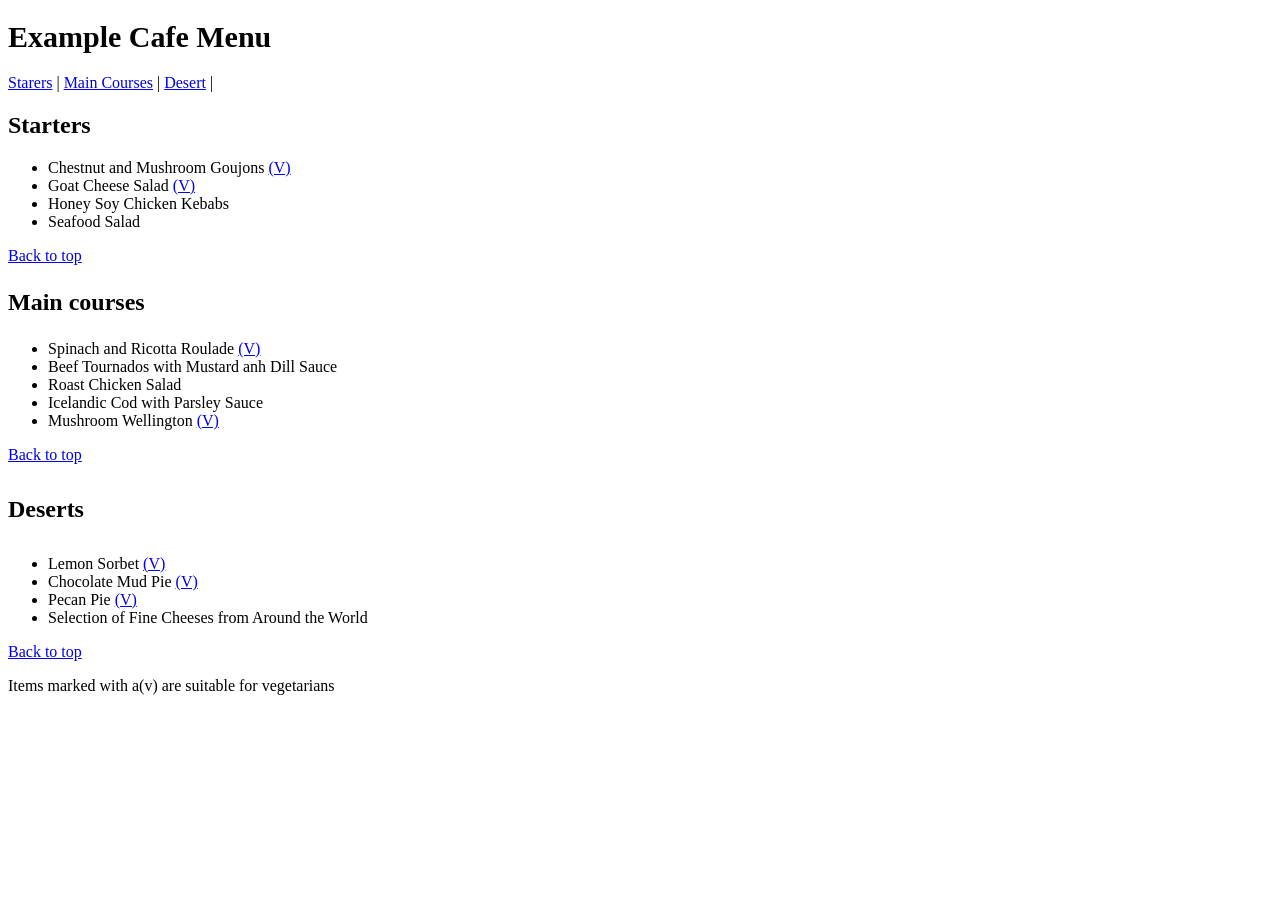
<file: index.html>
<!DOCTYPE html>
<html lang="en">
<head>
    <meta charset="UTF-8">
    <title>EXAMPLE CAFE MENU</title>
</head>
<body>
    <h1 style="font-size: 30px;">Example Cafe Menu </h1>
    <nav>
        <a href="#Starters">Starers</a> | 
        <a href="#Main Courses">Main Courses</a> |
        <a href="#Dessert">Desert</a> |
    </nav>
    <h2 style="font-size: 24px;"> Starters</h2>
    <ul>
        <li>Chestnut and Mushroom Goujons <a href="#">(V)</a></li>
        <li>Goat Cheese Salad <a href="#">(V)</a></li>
        <li>Honey Soy Chicken Kebabs </li>
        <li>Seafood Salad </li>
    </ul>
    <a href="#top">Back to top</a>
    <h3 style="font-size: 24px;"> Main courses</h3>
    <ul>
        <li>Spinach and Ricotta Roulade <a href="#">(V)</a></li>
        <li>Beef Tournados with Mustard anh Dill Sauce </li>
        <li>Roast Chicken Salad </li>
        <li>Icelandic Cod with Parsley Sauce </li>
        <li>Mushroom Wellington <a href="#">(V)</a></li>
    </ul>
    <a href="#top">Back to top</a>
    <h4 style="font-size: 24px;"> Deserts</h4>
    <ul>
        <li>Lemon Sorbet <a href="#">(V)</a></li>
        <li>Chocolate Mud Pie <a href="#">(V)</a></li>
        <li>Pecan Pie <a href="#">(V)</a></li>
        <li>Selection of Fine Cheeses from Around the World </li>
    </ul>
    <a href="#top">Back to top</a>
    <p>Items marked with a(v) are suitable for vegetarians</p>

</body>
</html>
</file>
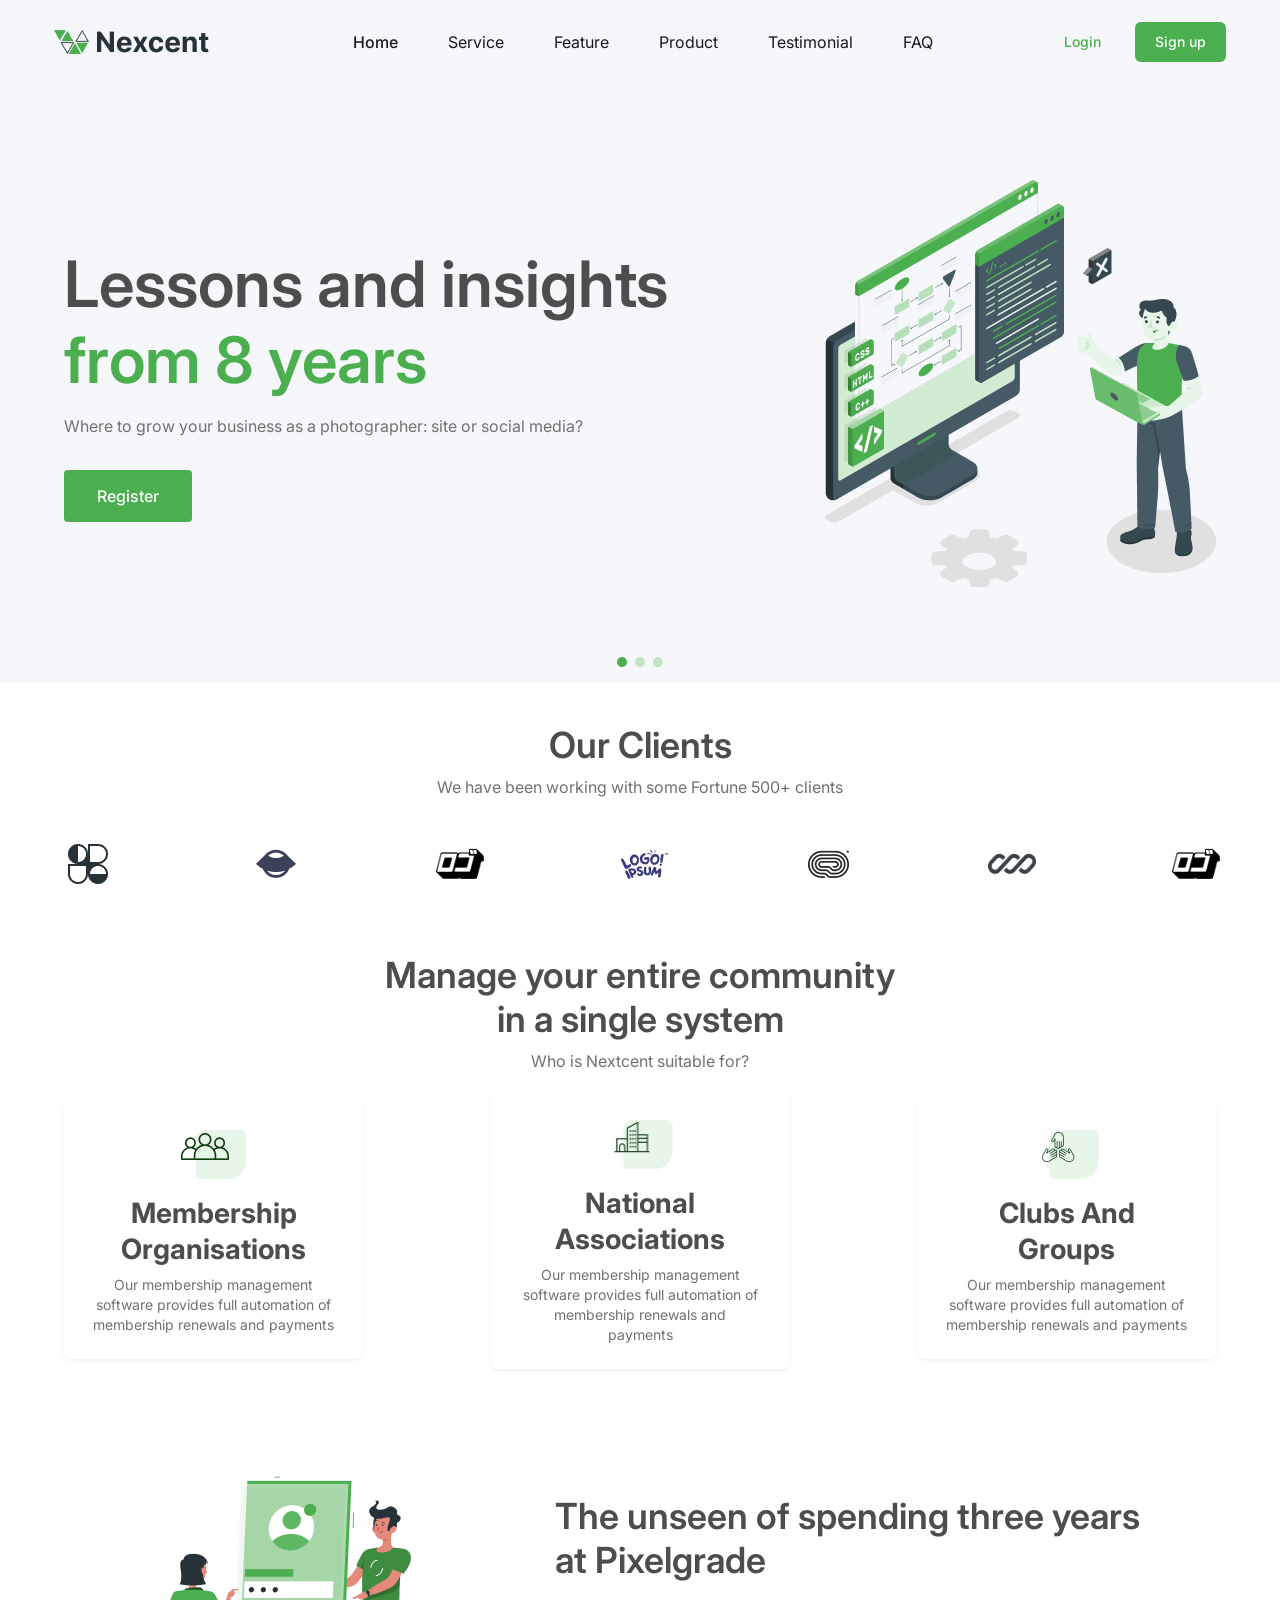
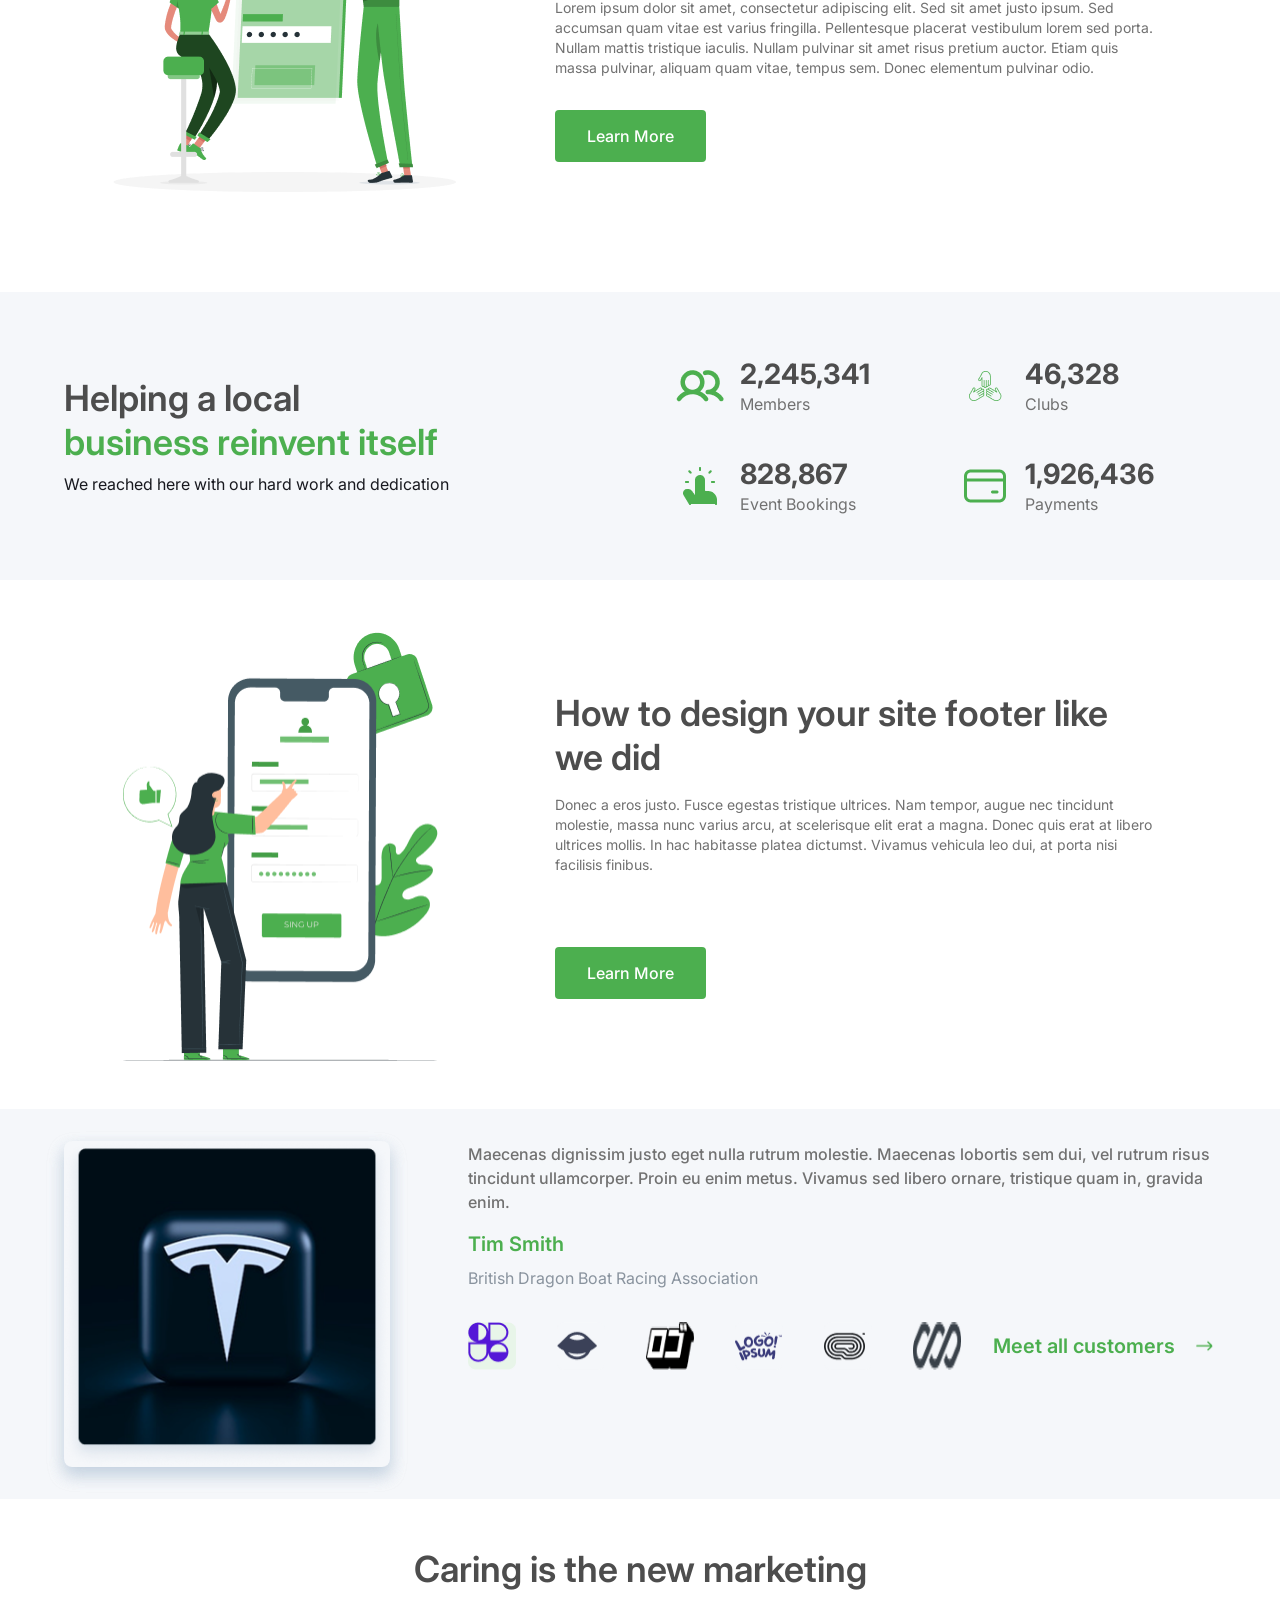
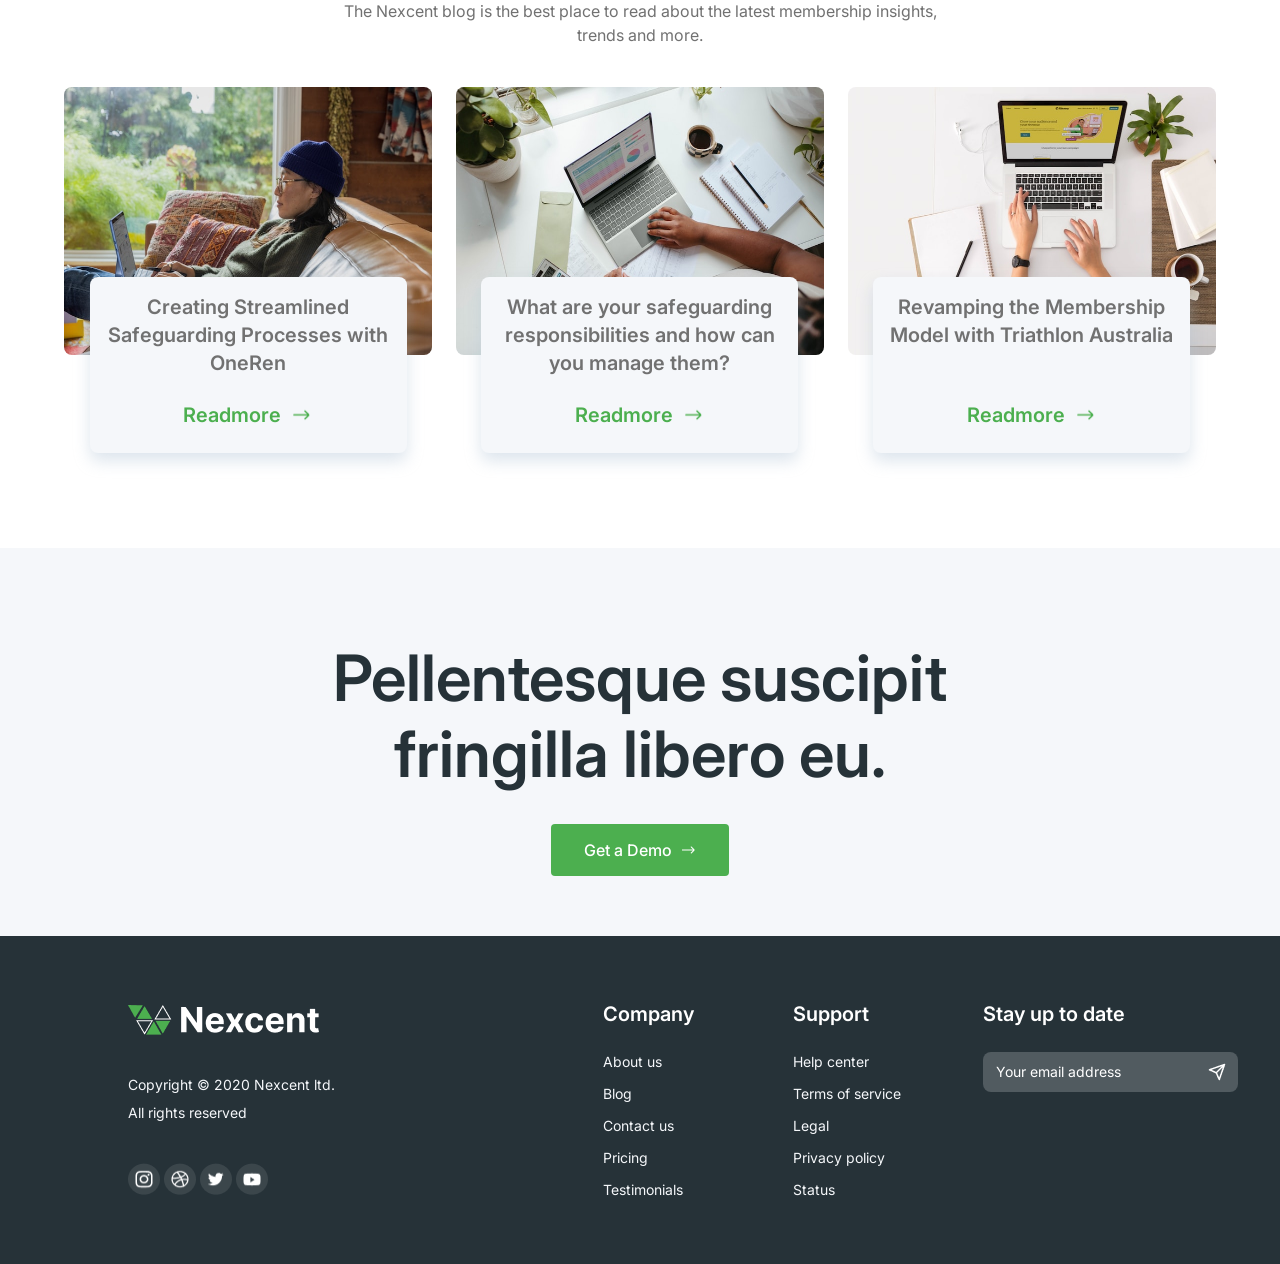
<file: Deadline10/index.html>
<!DOCTYPE html>
<html lang="en">
  <head>
    <title>Deadline10</title>
    <meta charset="UTF-8" />
    <meta name="viewport" content="width=device-width, initial-scale=1.0" />
    <link rel="stylesheet" href="style.css" />
    <link
      href="https://fonts.googleapis.com/css2?family=Inter:wght@400;500;600;700&display=swap"
      rel="stylesheet"
    />
  </head>
  <body>
    <header class="header">
      <div class="container-header">
        <div class="box-logo">
          <img src="./img/Header-logo.png" alt="logo" width="154.49" height="24" />
        </div>
        <div class="box-navagation">
          <div class="home-nav">Home</div>
          <div class="nav-sect1">Service</div>
          <div class="nav-sect1">Feature</div>
          <div class="nav-sect1">Product</div>
          <div class="nav-sect1">Testimonial</div>
          <div class="nav-sect1">FAQ</div>
        </div>
        <div class="box-button">
          <div class="login-button">Login</div>
          <div class="signup-button">Sign up</div>
        </div>
      </div>
    </header>

    <section class="section1">
      <div class="container1">
        <div class="main-content-1">
          <div class="box-content-1">
            <div class="box-content-title">
              <div class="main-title-1">
                Lessons and insights <span class="green-font">from 8 years</span>
              </div>
              <div class="content-title">
                Where to grow your business as a photographer: site or social media?
              </div>
            </div>
            <div class="resgister-button">Register</div>
          </div>
          <div class="box-image-sect2">
            <img src="./img/header1.png" alt="illustration" width="391" height="407" />
          </div>
        </div>
        <div class="box-dot">
          <img src="./img/Dot.png" width="46" height="10" alt="dot" />
        </div>
      </div>

      <div class="container2">
        <div class="main-content-2">
          <div class="main-title-2">Our Clients</div>
          <div class="content-title-2">
            We have been working with some Fortune 500+ clients
          </div>
        </div>
        <div class="main-logo-2">
          <img src="./img/logo2.png" alt="logo" class="logo-main" width="48" height="48" />
          <img src="./img/logo2-1.png" alt="logo" width="48" height="48" />
          <img src="./img/logo2-2.png" alt="logo" width="48" height="48" />
          <img src="./img/logo2-3.png" alt="logo" width="48" height="48" />
          <img src="./img/logo2-4.png" alt="logo" width="48" height="48" />
          <img src="./img/logo2-5.png" alt="logo" width="48" height="48" />
          <img src="./img/logo2-2.png" alt="logo" width="48" height="48" />
        </div>
      </div>

      <div class="container3">
        <div class="main-content-3">
          <div class="main-title-3">
            Manage your entire community in a single system
          </div>
          <div class="content-title-2">Who is Nextcent suitable for?</div>
        </div>
        <div class="main-item-3">
          <div class="item-3 height-item1-3">
            <div class="box-item-3">
              <img src="./img/people.png" alt="icon" width="65" height="56" />
              <div class="title-box-item-3">Membership Organisations</div>
            </div>
            <div class="box-content-item1-3">
              Our membership management software provides full automation of membership renewals and payments
            </div>
          </div>

          <div class="item-3 height-item2">
            <div class="box-item-3">
              <img src="./img/buildings.png" alt="icon" width="65" height="56" />
              <div class="title-box-item-3">National Associations</div>
            </div>
            <div class="box-content-item2-3">
              Our membership management software provides full automation of membership renewals and payments
            </div>
          </div>

          <div class="item-3 height-item1-3">
            <div class="box-item-3">
              <img src="./img/hands.png" alt="icon" width="65" height="56" />
              <div class="title-box-item3-3">Clubs And Groups</div>
            </div>
            <div class="box-content-item3-3">
              Our membership management software provides full automation of membership renewals and payments
            </div>
          </div>
        </div>
      </div>
    </section>

    <section class="section2">
      <div class="container-4">
        <div class="box-image-4">
          <img src="./img/body3.png" alt="image" width="442" height="433" />
        </div>
        <div class="box-content-4">
          <div class="box-title-4">
            <div class="main-title-4">
              The unseen of spending three years at Pixelgrade
            </div>
            <div class="main-content-4">
              Lorem ipsum dolor sit amet, consectetur adipiscing elit. Sed sit amet justo ipsum. Sed accumsan quam vitae est varius fringilla. Pellentesque placerat vestibulum lorem sed porta. Nullam mattis tristique iaculis. Nullam pulvinar sit amet risus pretium auctor. Etiam quis massa pulvinar, aliquam quam vitae, tempus sem. Donec elementum pulvinar odio.
            </div>
          </div>
          <div class="button-4">Learn More</div>
        </div>
      </div>

      <div class="container-5">
        <div class="box-content">
          <div class="box-inner">
            <div class="inner-content-5">
              <div class="main-title-5">
                Helping a local
                <div class="green-font">business reinvent itself</div>
              </div>
              <div class="main-content-5">
                We reached here with our hard work and dedication
              </div>
            </div>

            <div class="inner-information-5">
              <div class="box-infor">
                <div class="item-infor">
                  <img src="./img/members.png" alt="icon" width="48" height="48" />
                  <div class="box-title-5">
                    <div class="small-main-title-5">2,245,341</div>
                    <div class="small-main-content-5">Members</div>
                  </div>
                </div>
                <div class="item-infor">
                  <img src="./img/club.png" alt="icon" width="48" height="48" />
                  <div class="box-title-5">
                    <div class="small-main-title-5">46,328</div>
                    <div class="small-main-content-5">Clubs</div>
                  </div>
                </div>
              </div>

              <div class="box-infor">
                <div class="item-infor">
                  <img src="./img/event-booking.png" alt="icon" width="48" height="48" />
                  <div class="box-title-5">
                    <div class="small-main-title-5">828,867</div>
                    <div class="small-main-content-5">Event Bookings</div>
                  </div>
                </div>
                <div class="item-infor">
                  <img src="./img/payment.png" alt="icon" width="48" height="48" />
                  <div class="box-title-5">
                    <div class="small-main-title-5">1,926,436</div>
                    <div class="small-main-content-5">Payments</div>
                  </div>
                </div>
              </div>
            </div>
          </div>
        </div>
      </div>

      <div class="container-6">
        <div class="box-content-6">
          <div class="box-image-6">
            <img src="./img/body3-sec3.png" alt="pana-image" width="441.53" height="433.4" />
          </div>
          <div class="box-text-6">
            <div class="text-6">
              <div class="text-title-6">
                How to design your site footer like we did
              </div>
              <div class="text-content-6">
                Donec a eros justo. Fusce egestas tristique ultrices. Nam tempor, augue nec tincidunt molestie, massa nunc varius arcu, at scelerisque elit erat a magna. Donec quis erat at libero ultrices mollis. In hac habitasse platea dictumst. Vivamus vehicula leo dui, at porta nisi facilisis finibus.
              </div>
            </div>
            <div class="button-4">Learn More</div>
          </div>
        </div>
      </div>

      <div class="container-7">
        <div class="box-content-7">
          <div class="box-image-7">
            <img src="./img/headphone.png" alt="image" class="box-image-7" />
          </div>
          <div class="box-text-7">
            <div class="text-7">
              <div class="main-text1-7">
                Maecenas dignissim justo eget nulla rutrum molestie. Maecenas lobortis sem dui, vel rutrum risus tincidunt ullamcorper. Proin eu enim metus. Vivamus sed libero ornare, tristique quam in, gravida enim.
              </div>
              <div class="main-text2-7">
                <div class="title-text-7">Tim Smith</div>
                <div class="sub-title-text-7">
                  British Dragon Boat Racing Association
                </div>
              </div>
            </div>

            <div class="nav-7">
              <div class="main-nav-7">
                <img src="./img/body3-box2-sec4.png" alt="logo" width="48" height="48" />
                <img src="./img/body3-box2-sec4-1.png" alt="logo" width="48" height="48" />
                <img src="./img/body3-box2-sec4-2.png" alt="logo" width="48" height="48" />
                <img src="./img/body3-box2-sec4-3.png" alt="logo" width="48" height="48" />
                <img src="./img/body3-box2-sec4-4.png" alt="logo" width="48" height="48" />
                <img src="./img/body3-box2-sec4-5.png" alt="logo" width="48" height="48" />
              </div>
              <div class="meet-all-customer">
                <div class="font-text-7">Meet all customers</div>
                <img src="./img/arrow1.png" alt="right" width="24" height="24" />
              </div>
            </div>
          </div>
        </div>
      </div>

      <div class="container-8">
        <div class="box-content-8">
          <div class="top-content-8">
            <div class="main-title-8">Caring is the new marketing</div>
            <div class="main-content-8">
              The Nexcent blog is the best place to read about the latest membership insights, trends and more.
            </div>
          </div>

          <div class="bottom-content-8">
            <div class="item-content-8">
              <img src="./img/box1-sec5.jpg" alt="image" class="img-8" />
              <div class="img-2-8">
                <div class="text-8">
                  Creating Streamlined Safeguarding Processes with OneRen
                </div>
                <div class="readmore-text">
                  <div class="font-text-7">Readmore</div>
                  <img src="./img/arrow1.png" alt="right" width="24" height="24" />
                </div>
              </div>
            </div>

            <div class="item-content-8">
              <img src="./img/box1-sec5-1.jpg" alt="image" class="img-8" />
              <div class="img-2-8">
                <div class="text-8">
                  What are your safeguarding responsibilities and how can you manage them?
                </div>
                <div class="readmore-text">
                  <div class="font-text-7">Readmore</div>
                  <img src="./img/arrow1.png" alt="right" width="24" height="24" />
                </div>
              </div>
            </div>

            <div class="item-content-8">
              <img src="./img/box1-sec5-2.jpg" alt="image" class="img-8" />
              <div class="img-2-8">
                <div class="text-8">
                  Revamping the Membership Model with Triathlon Australia
                </div>
                <div class="readmore-text">
                  <div class="font-text-7">Readmore</div>
                  <img src="./img/arrow1.png" alt="right" width="24" height="24" />
                </div>
              </div>
            </div>
          </div>
        </div>
      </div>
    </section> <!-- ✅ ĐÃ THÊM DÒNG NÀY ĐỂ ĐÓNG section2 -->

    <footer class="footer">
      <div class="footer-top">
        <div class="container-9">
          <div class="box-content-9">
            Pellentesque suscipit fringilla libero eu.
          </div>
          <div class="button-9">
            <div class="button-get-a-demo">Get a Demo</div>
            <img src="./img/Arrow.png" alt="right" width="16" height="16" />
          </div>
        </div>
      </div>

      <div class="container-footer">
        <div class="box-left-content">
          <img src="./img/Footer-logo.png" alt="logo" width="191" height="29.67" />
          <div class="text-footer">
            <div class="main-text">Copyright © 2020 Nexcent ltd.</div>
            <div class="main-text">All rights reserved</div>
          </div>
          <div class="icon-9">
            <img src="./img/instagram.png" alt="icon" width="32" height="32" />
            <img src="./img/Camera.png" alt="icon" width="32" height="32" />
            <img src="./img/twitter.png" alt="icon" width="32" height="32" />
            <img src="./img/ytb.png" alt="icon" width="32" height="32" />
          </div>
        </div>

        <div class="box-right-content">
          <div class="item">
            <div class="title-item-9">Company</div>
            <div class="box-content-item-9">
              <div class="content-item-9">About us</div>
              <div class="content-item-9">Blog</div>
              <div class="content-item-9">Contact us</div>
              <div class="content-item-9">Pricing</div>
              <div class="content-item-9">Testimonials</div>
            </div>
          </div>

          <div class="item">
            <div class="title-item-9">Support</div>
            <div class="box-content-item-9">
              <div class="content-item-9">Help center</div>
              <div class="content-item-9">Terms of service</div>
              <div class="content-item-9">Legal</div>
              <div class="content-item-9">Privacy policy</div>
              <div class="content-item-9">Status</div>
            </div>
          </div>

          <div class="item-stay-up">
            <div class="title-item-9">Stay up to date</div>
            <div class="box-email">
              <div class="email">Your email address</div>
              <img src="./img/footer-arrow.png" alt="send" width="18" height="18" />
            </div>
          </div>
        </div>
      </div>
    </footer>
  </body>
</html>
</file>
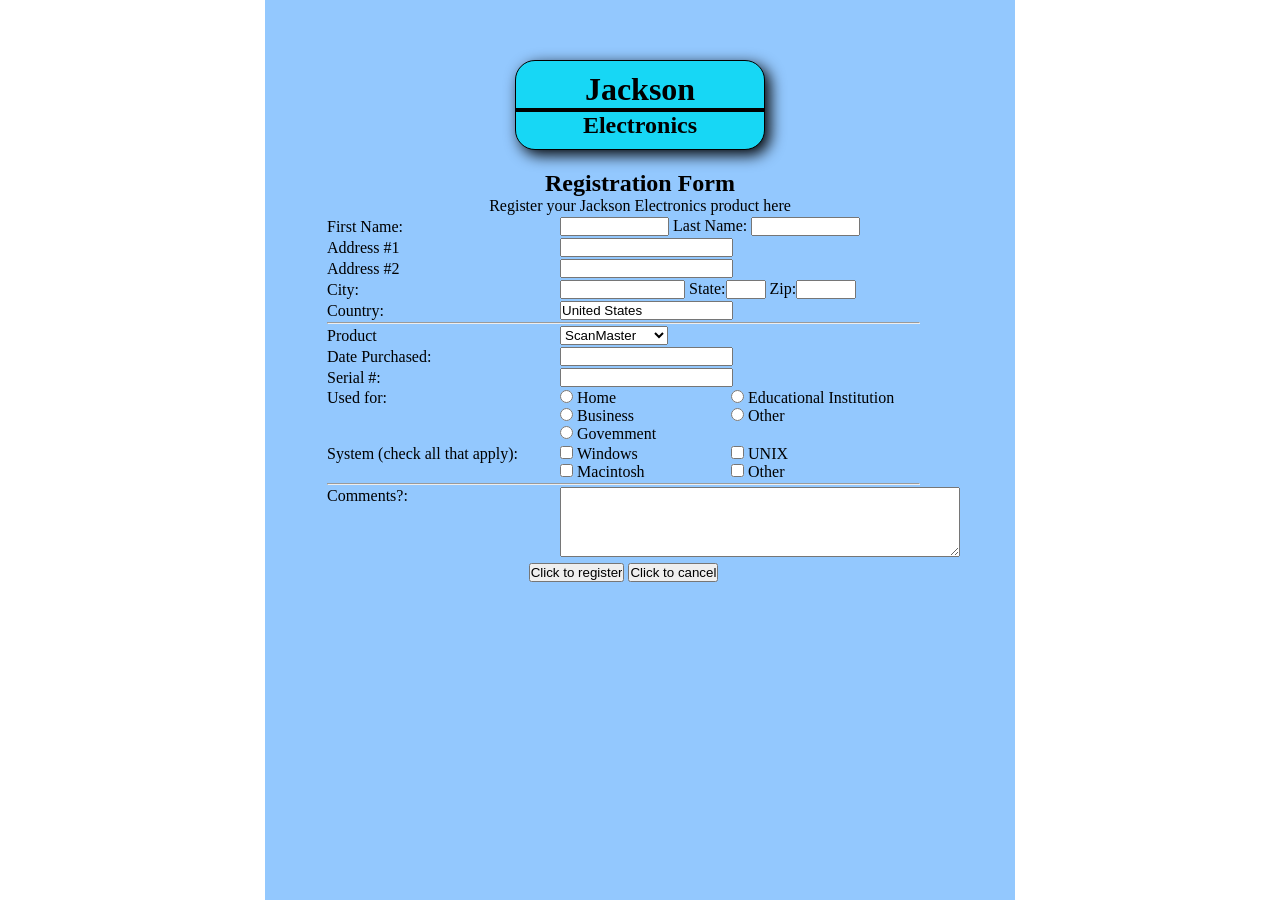
<file: deadline4/index.html>
<!DOCTYPE html>
<html lang="en">

<head>
  <meta charset="UTF-8">
  <meta name="viewport" content="width=device-width, initial-scale=1.0">
  <title>Deadline 4</title>
  <link rel="stylesheet" href="style.css">
</head>

<body>
  <div class="container">
    <div class="banner">
      <h1 style="font-size: 24;">Jackson</h1>
      <div class="divider"></div>
      <h2 style="font-size: 24;">Electronics</h2>
    </div>
    <h3 class="h3">Registration Form</h3>
    <p class="caption">Register your Jackson Electronics product here</p>
    <form>
      <table>
        <tr>
          <td>First Name:</td>
          <td>
            <input size="12" type="text" name="First name" style="margin-left: 10%;">
            Last Name:
            <input size="12" type="text" name="Last name">
          </td>
        </tr>
        <tr>
          <td>Address #1</td>
          <td><input type="text" name="Address1" style="margin-left: 10%;"></td>
        </tr>
        <tr>
          <td>Address #2</td>
          <td><input type="text" name="Address2" style="margin-left: 10%;"></td>
        </tr>
        <tr>
          <td>City:</td>
          <td>
            <input size="14" type="text" name="city" style="margin-left: 10%;">
            State:<input type="text" name="state" style="width:40px;">
            Zip:<input type="text" name="zip" style="width: 60px;">
          </td>
        </tr>
        <tr class="Country">
          <td>Country:</td>
          <td><input type="text" name="Country" value="United States" style="margin-left: 10%;"></td>
        </tr>
        <tr>
          <td colspan="2">
            <hr>
          </td>
        </tr>
        <tr>
          <td>Product</td>
          <td>
            <select name="product" style="margin-left: 10%;">
              <option value="">ScanMaster</option>
              <option value="">Con vit vang 2</option>
              <option value="">Con vit vang 3</option>
            </select>
          </td>
        </tr>
        <tr>
          <td>Date Purchased:</td>
          <td><input type="text" name="Date Purchased" style="margin-left: 10%;"></td>
        </tr>
        <tr>
          <td>Serial #:</td>
          <td><input type="text" name="Serial" style="margin-left: 10%;"></td>
        </tr>
        <tr>
          <td style="vertical-align: top;">Used for:</td>
          <td>
            <input type="radio" id="usedfor1" name="usedfor" style="margin-left: 10%;">
            <label class="button" for="usedfor1">Home</label>
            <input type="radio" id="usedfor2" name="usedfor">
            <label class="button" for="usedfor2">Educational Institution</label><br>
            <input type="radio" id="usedfor3" name="usedfor" style="margin-left: 10%;">
            <label class="button" for="usedfor3">Business</label>
            <input type="radio" id="usedfor4" name="usedfor">
            <label class="button" for="usedfor4">Other</label><br>
            <input type="radio" id="usedfor5" name="usedfor" style="margin-left: 10%;">
            <label class="button" for="usedfor5">Govemment</label>
          </td>
        </tr>
        <tr>
          <td style="vertical-align: top;">System (check all that apply):</td>
          <td>
            <input type="checkbox" id="st1" name="st" style="margin-left: 10%;">
            <label class="button" for="st1">Windows</label>
            <input type="checkbox" id="st2" name="st">
            <label class="button" for="st2">UNIX</label><br>
            <input type="checkbox" id="st3" name="st" style="margin-left: 10%;">
            <label class="button" for="st3">Macintosh</label>
            <input type="checkbox" id="st4" name="st">
            <label class="button" for="st4">Other</label>
          </td>
        </tr>
        <tr>
          <td colspan="2">
            <hr>
          </td>
        </tr>
        <tr>
          <td style="vertical-align: top;">Comments?:</td>
          <td><textarea class="con_vit_vang_5" name="Comments"></textarea></td>
        </tr>
        <tr>
          <td colspan="2">
            <div class="con_vit_vang_4">
              <input type="submit" value="Click to register">
              <input type="reset" value="Click to cancel">
            </div>

          </td>
        </tr>
      </table>
  </div>
</body>

</html>
</file>
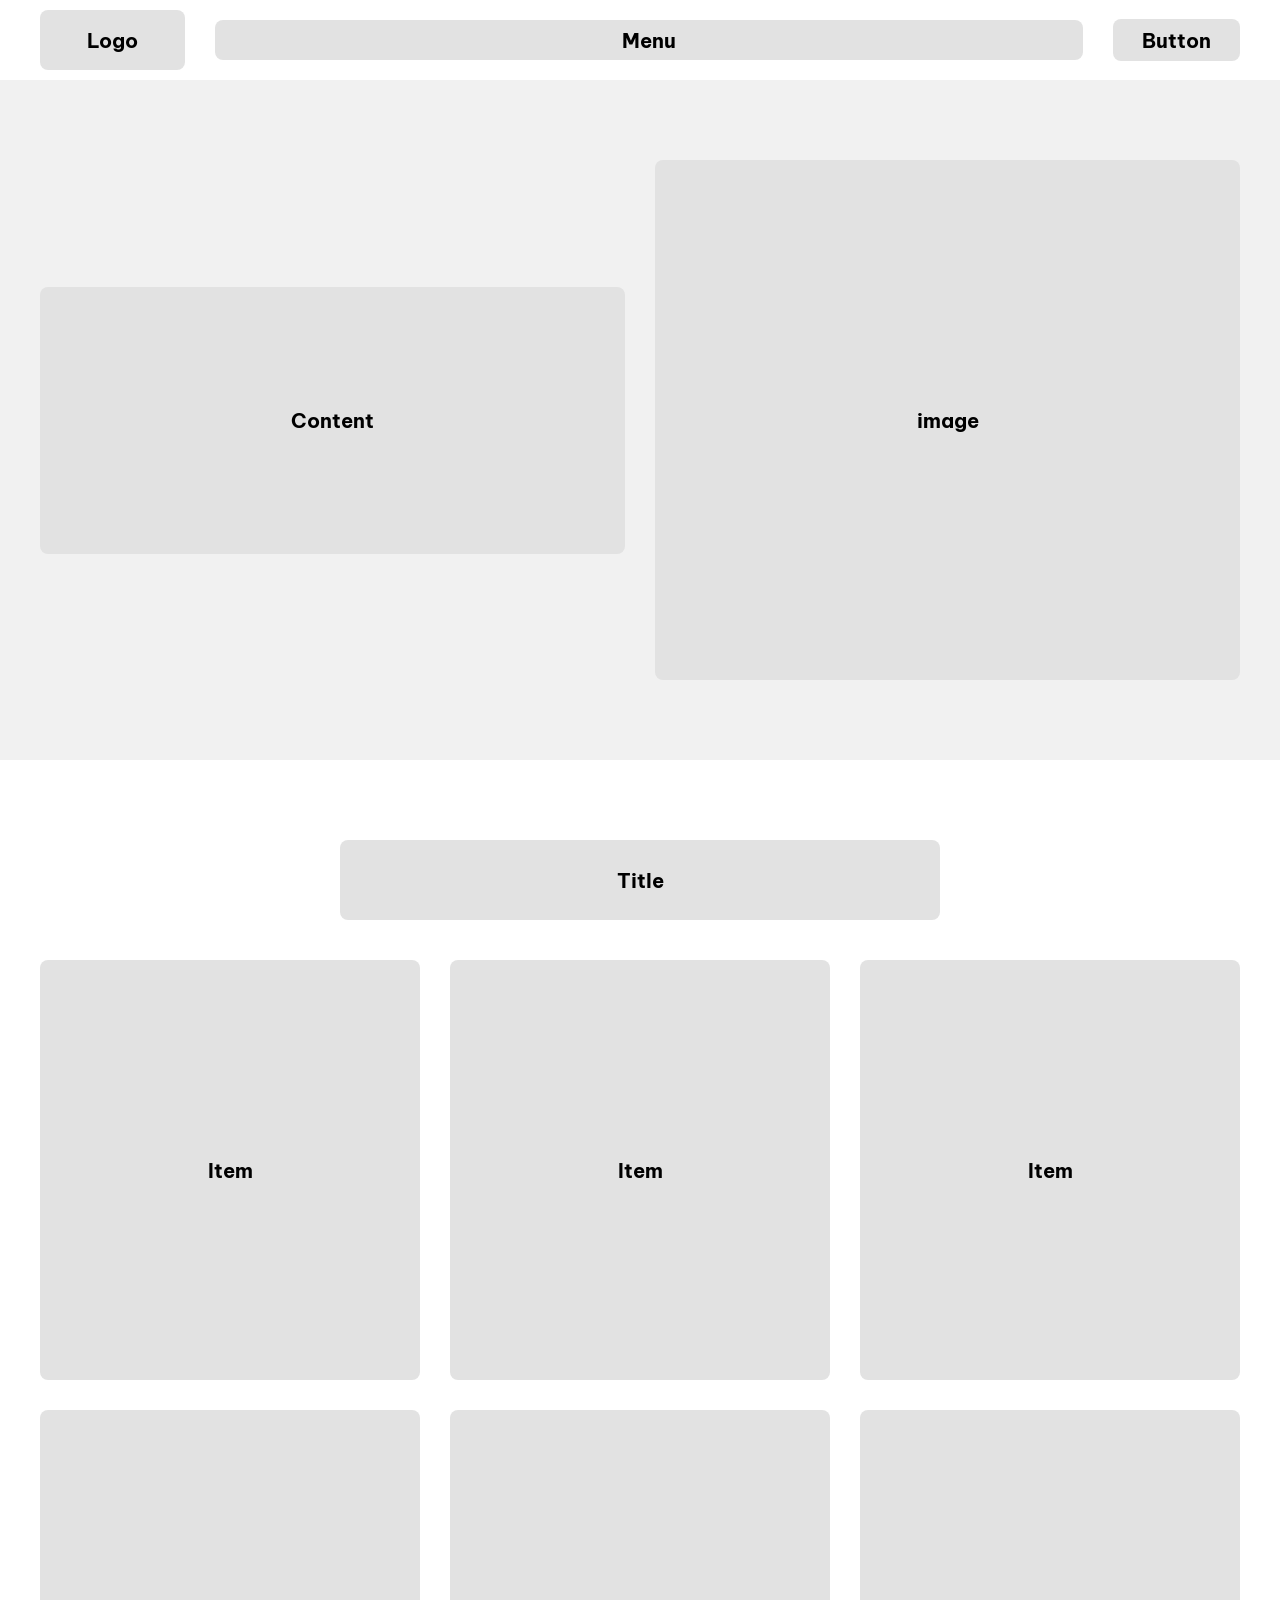
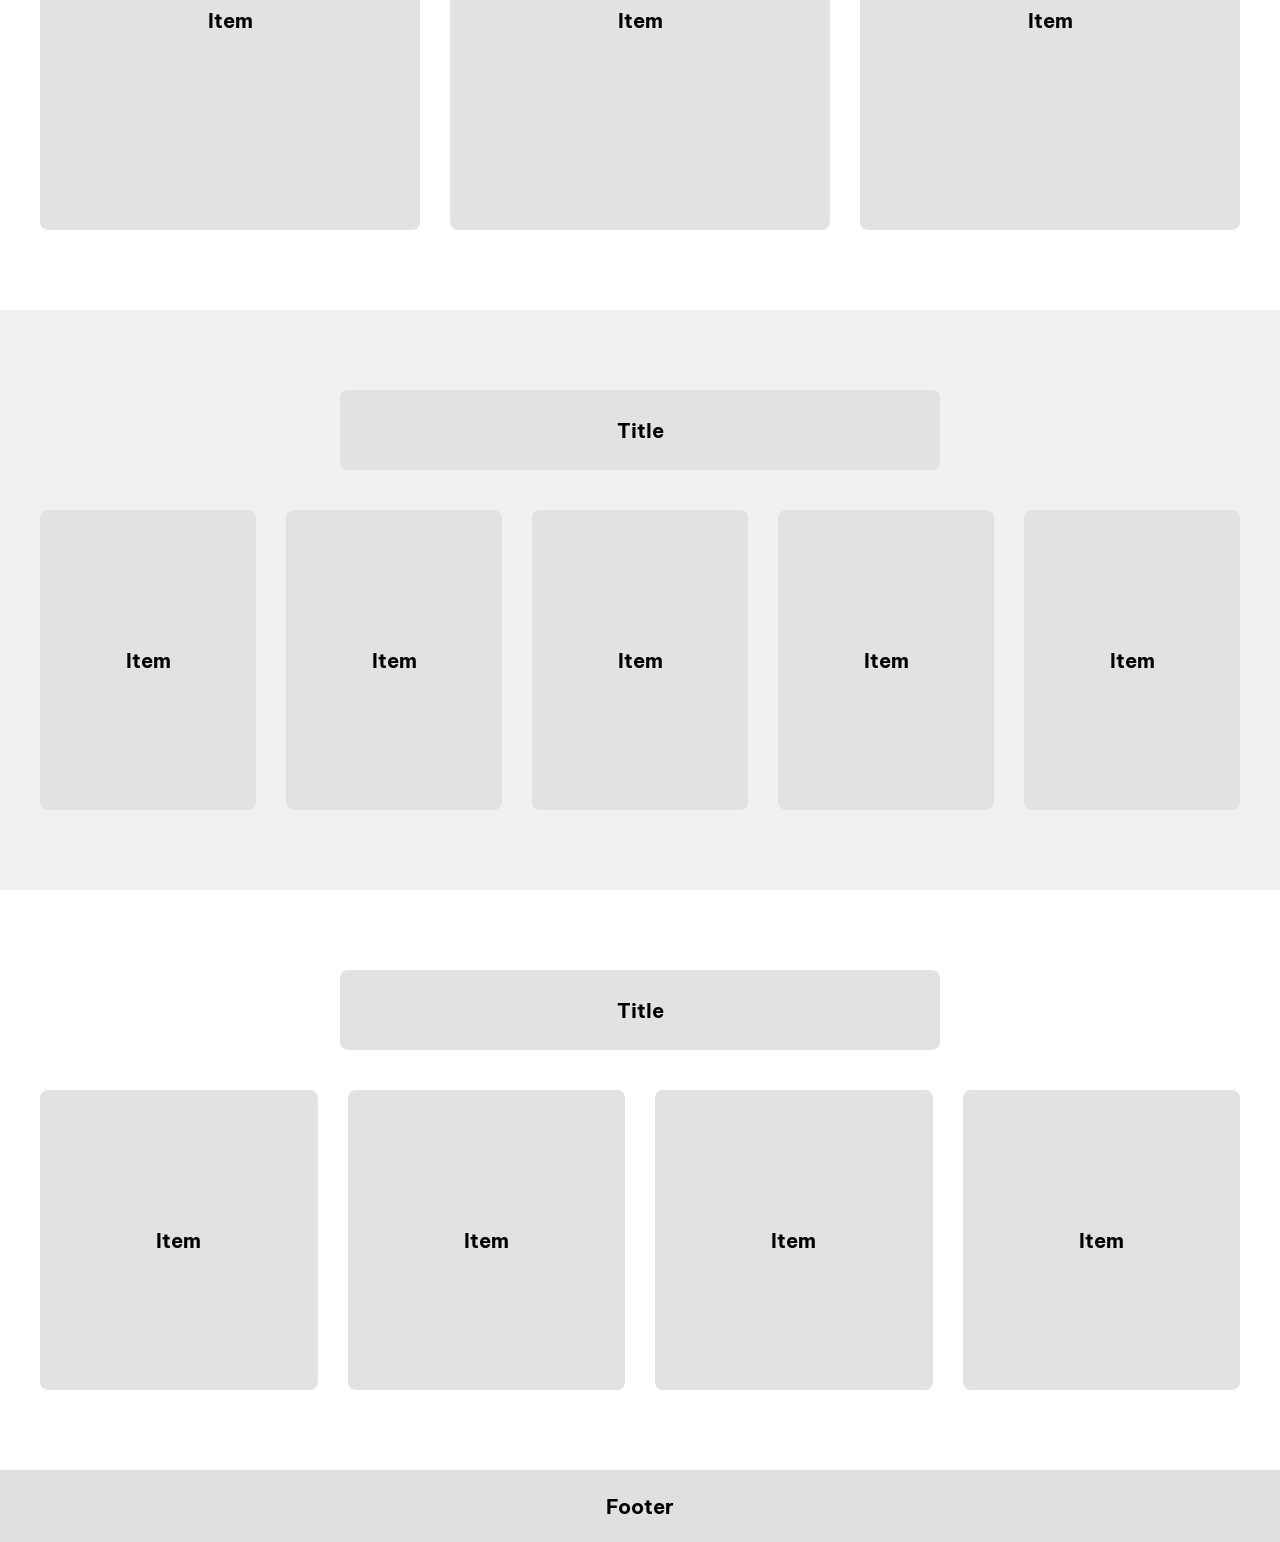
<file: deadline6/index.html>
<!DOCTYPE html>
<html lang="en">

<head>
    <meta charset="UTF-8">
    <meta name="viewport" content="width=device-width, initial-scale=1.0, maximum-scale=1.0, user-scalable=no" />
    <link rel="stylesheet" href="./style.css">
    <title>Deadline 6</title>
    <link rel="preconnect" href="https://fonts.googleapis.com">
    <link rel="preconnect" href="https://fonts.gstatic.com" crossorigin>
    <link
        href="https://fonts.googleapis.com/css2?family=Be+Vietnam+Pro:ital,wght@0,100;0,200;0,300;0,400;0,500;0,600;0,700;0,800;0,900;1,100;1,200;1,300;1,400;1,500;1,600;1,700;1,800;1,900&family=IBM+Plex+Sans:ital,wght@0,100..700;1,100..700&display=swap"
        rel="stylesheet">
    <link rel="stylesheet" href="./responsive.css">
</head>

<body>
    <header class="header">
        <div class="container">
            <div class="header-inner">
               
                    <div class="header-logo box">Logo</div>
                    <div class="header-menu box">Menu</div>
                    <div class="header-button box">Button</div>
                </div>
            </div>
        
    </header>

    <section class="section1">
        <div class="container">
            <div class="header-inner">
                <div class="hero-content box">Content</div>
                <div class="hero-image box">image</div>
            </div>
        </div>
    </section>

    <section class="section2">
        <div class="container">
            <div class="box box-title">Title</div>
            <div class="header-inner">
                <div class="item-2 box">Item</div>
                <div class="item-2 box">Item</div>
                <div class="item-2 box">Item</div>
                <div class="item-2 box">Item</div>
                <div class="item-2 box">Item</div>
                <div class="item-2 box">Item</div>
            </div>
        </div>
    </section>

    <section class="section3">
        <div class="container">
            <div class="box box-title">
                Title
            </div>
            <div class="header-inner">
                <div class="item-3 box">Item</div>
                <div class="item-3 box">Item</div>
                <div class="item-3 box">Item</div>
                <div class="item-3 box">Item</div>
                <div class="item-3 box">Item</div>

            </div>
        </div>
    </section>

    <section class="section4">
        <div class="container">
            <div class="box box-title">Title</div>
            <div class="header-inner">
                <div class="item-4 box">Item</div>
                <div class="item-4 box">Item</div>
                <div class="item-4 box">Item</div>
                <div class="item-4 box">Item</div>
            </div>
        </div>
    </section>

    <footer class="footer">Footer</footer>
</body>

</html>
</file>
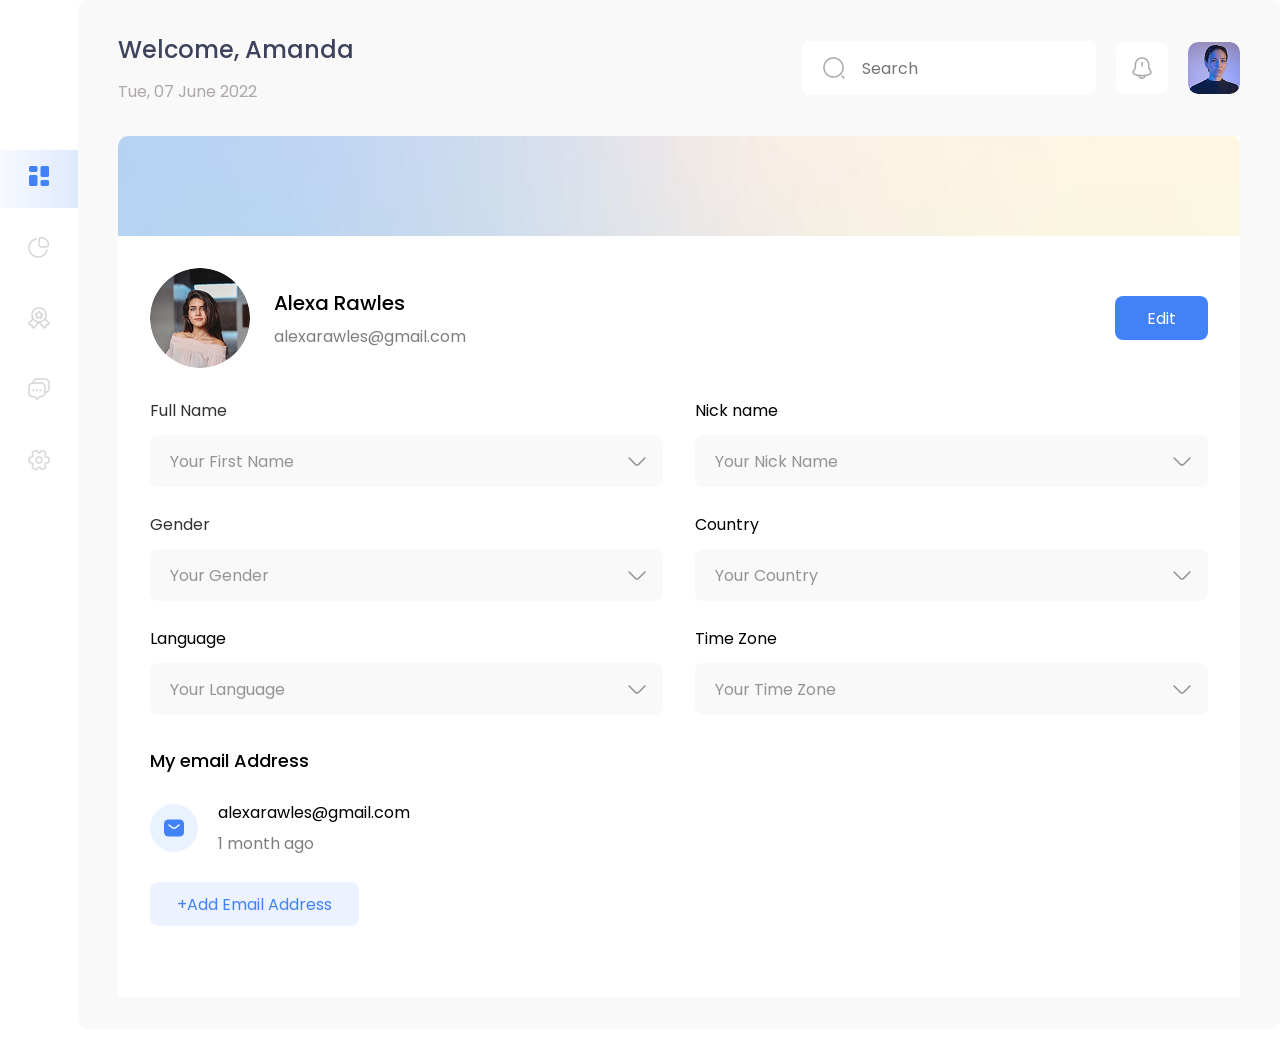
<file: deadline7/index.html>
<!DOCTYPE html>
<html lang="en">

<head>
    <meta charset="UTF-8">
    <meta name="viewport" content="width=device-width, initial-scale=1.0">
    <title>Dealine7</title>
    <link rel="stylesheet" href="style.css">
    <link href='https://fonts.googleapis.com/css?family=Poppins' rel='stylesheet'>
</head>

<body>
    <div class="section">
        <section class="left">
            <ul class="menu">
                <li class="icon1"><a href="#"><img src="./alexaRawles/imgs/element-4.png" alt="element-4"></a></li>
                <li><a href="#"><img src="./alexaRawles/imgs/graph.png" alt="graph"></a></li>
                <li><a href="#"><img src="./alexaRawles/imgs/medal-star.png" alt="medal-star"></a></li>
                <li><a href="#"><img src="./alexaRawles/imgs/messages.png" alt="messages"></a></li>
                <li><a href="#"><img src="./alexaRawles/imgs/setting-2.png" alt="setting-2"></a></li>
            </ul>
        </section>
    </div>
    <div class="right">
        <div class=" content">
            <div class="head">
                <div class="text-box">
                    <p class="tittle">Welcome, Amanda</p>
                    <p class="text">Tue, 07 June 2022</p>
                </div>
                <div class="box-menu-header">
                    <div class="search">
                        <img src="./alexaRawles/imgs/search-normal.png" alt="search-normal">
                        <input type="text" placeholder="Search">
                    </div>

                    <div class="bell">
                        <img src="./alexaRawles/imgs/notification-bing.png">
                    </div>
                    <img src="./alexaRawles/imgs/avatar.png" class="avt1">
                </div>
            </div>
            <div class="body">
                <div class="background-content"><img src="./alexaRawles/imgs/profile-bgr-top.png"></div>
                <div class="container-content">
                    <div class="account">
                        <div class="box-account">
                            <img src="./alexaRawles/imgs/avatar-inform.png" class="avt2">
                            <div class="text-account">
                                <p class="name">Alexa Rawles</p>
                                <p class="mail">alexarawles@gmail.com</p>
                            </div>
                        </div>
                        <button class="edit-button">Edit</button>
                    </div>
                    <div class="form">
                        <div class="box-input">
                            <div class="input-form">
                                <p class="tittle-input">Full Name</p>
                                <div class="input">
                                    <p class="text-input">Your First Name</p>
                                    <img src="./alexaRawles/imgs/arrow-down.png" alt="arrow-down">
                                </div>
                            </div>
                            <div class="input-form">
                                <p class="tittle-input">Gender</p>
                                <div class="input">
                                    <div class="text-input">Your Gender</div>
                                    <img src="./alexaRawles/imgs/arrow-down.png" alt="">
                                </div>
                            </div>
                            <div class="input-form">
                                <div class="title-input">Language</div>
                                <div class="input">
                                    <div class="text-input">Your Language</div>
                                    <img src="./alexaRawles/imgs/arrow-down.png" alt="">
                                </div>
                            </div>
                        </div>
                        <div class="box-input">
                            <div class="input-form">
                                <div class="title-input">Nick name</div>
                                <div class="input">
                                    <div class="text-input">Your Nick Name</div>
                                    <img src="./alexaRawles/imgs/arrow-down.png" alt="">
                                </div>
                            </div>
                            <div class="input-form">
                                <div class="title-input">Country</div>
                                <div class="input">
                                    <div class="text-input">Your Country</div>
                                    <img src="./alexaRawles/imgs/arrow-down.png" alt="arrow-down">
                                </div>
                            </div>
                            <div class="input-form">
                                <div class="title-input">Time Zone</div>
                                <div class="input">
                                    <div class="text-input">Your Time Zone</div>
                                    <img src="./alexaRawles/imgs/arrow-down.png" alt="arrow-down">
                                </div>
                            </div>
                        </div>
                    </div>
                    <div class="email">
                        <div class="my-email">My email Address</div>
                        <div class="box-email">
                            <div class="icon-mail"><img src="./alexaRawles/imgs/sms.png"></div>
                            <div class="text-mail">
                                <div class="name-mail">alexarawles@gmail.com</div>
                                <div class="time-mail">1 month ago</div>
                            </div>
                        </div>
                        <button class="button-email">+Add Email Address</button>
                    </div>
                </div>
            </div>
        </div>
    </div>
</body>

</html>
</file>
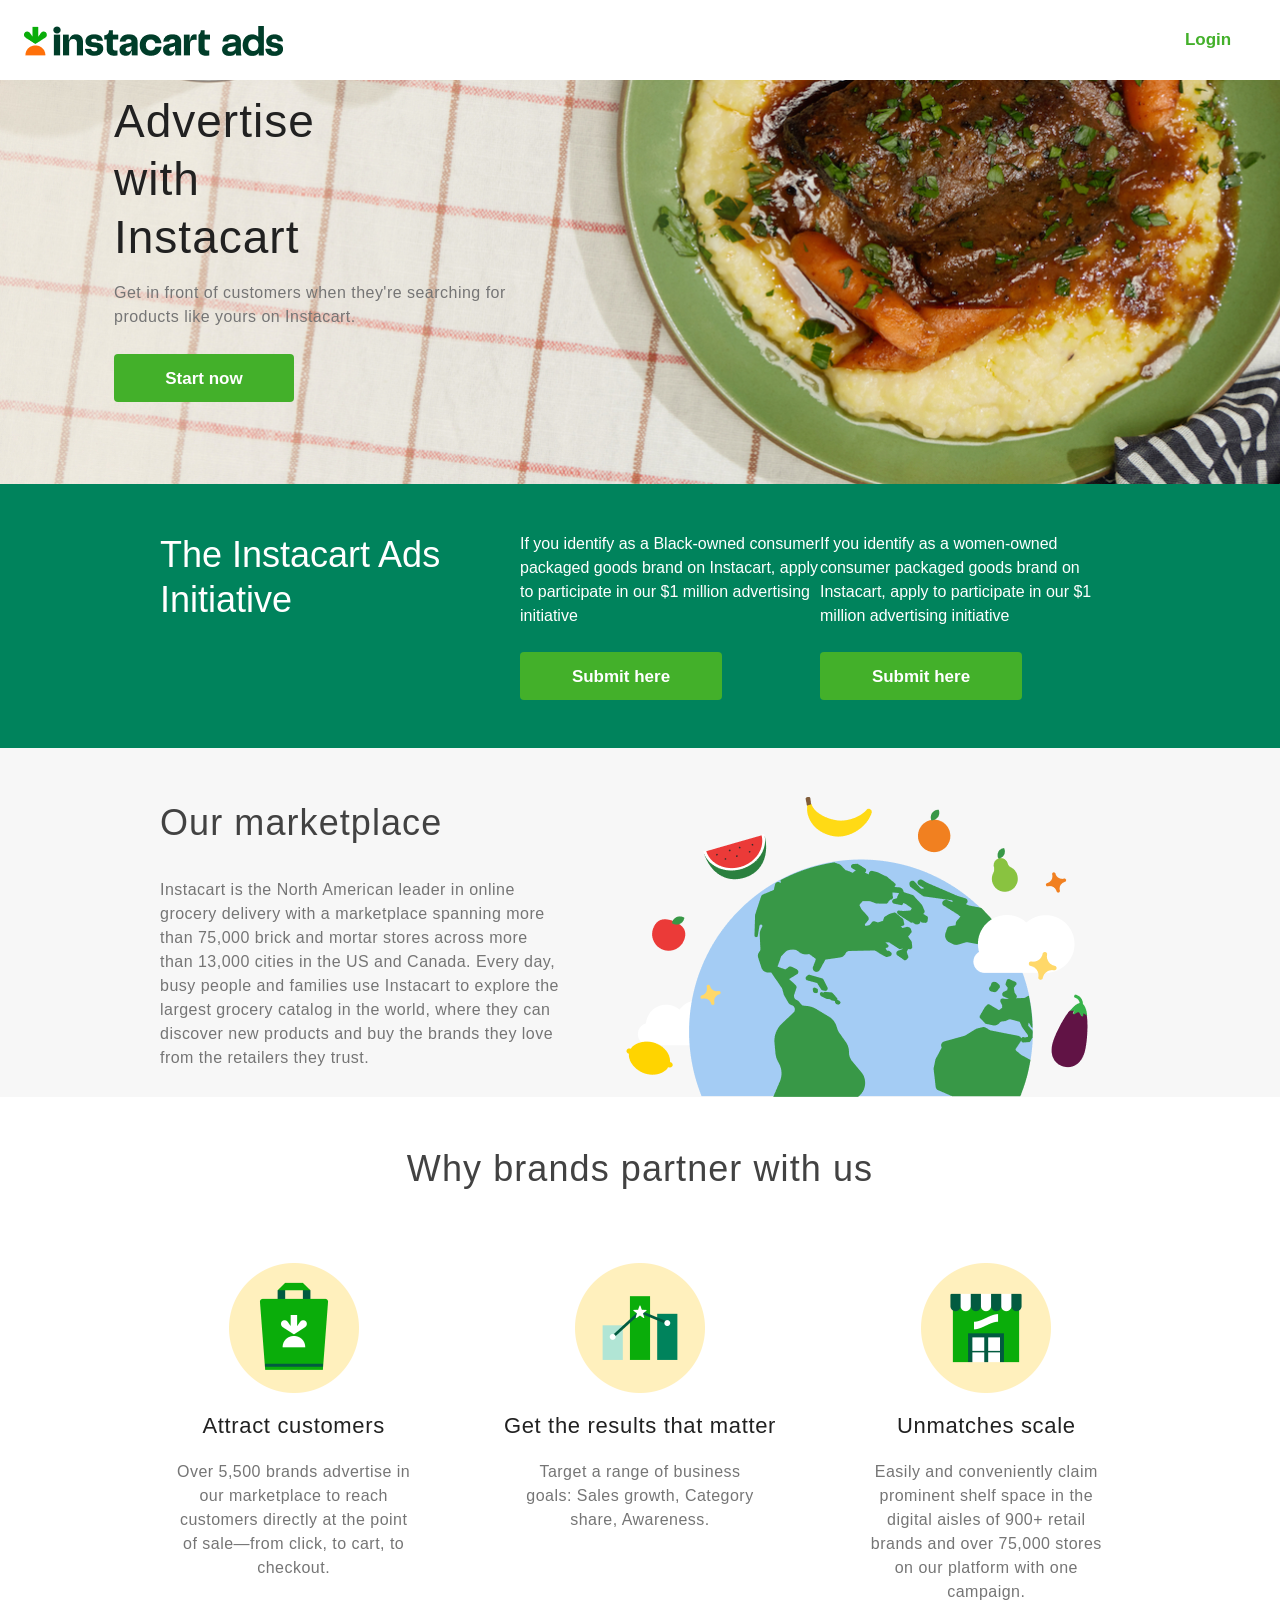
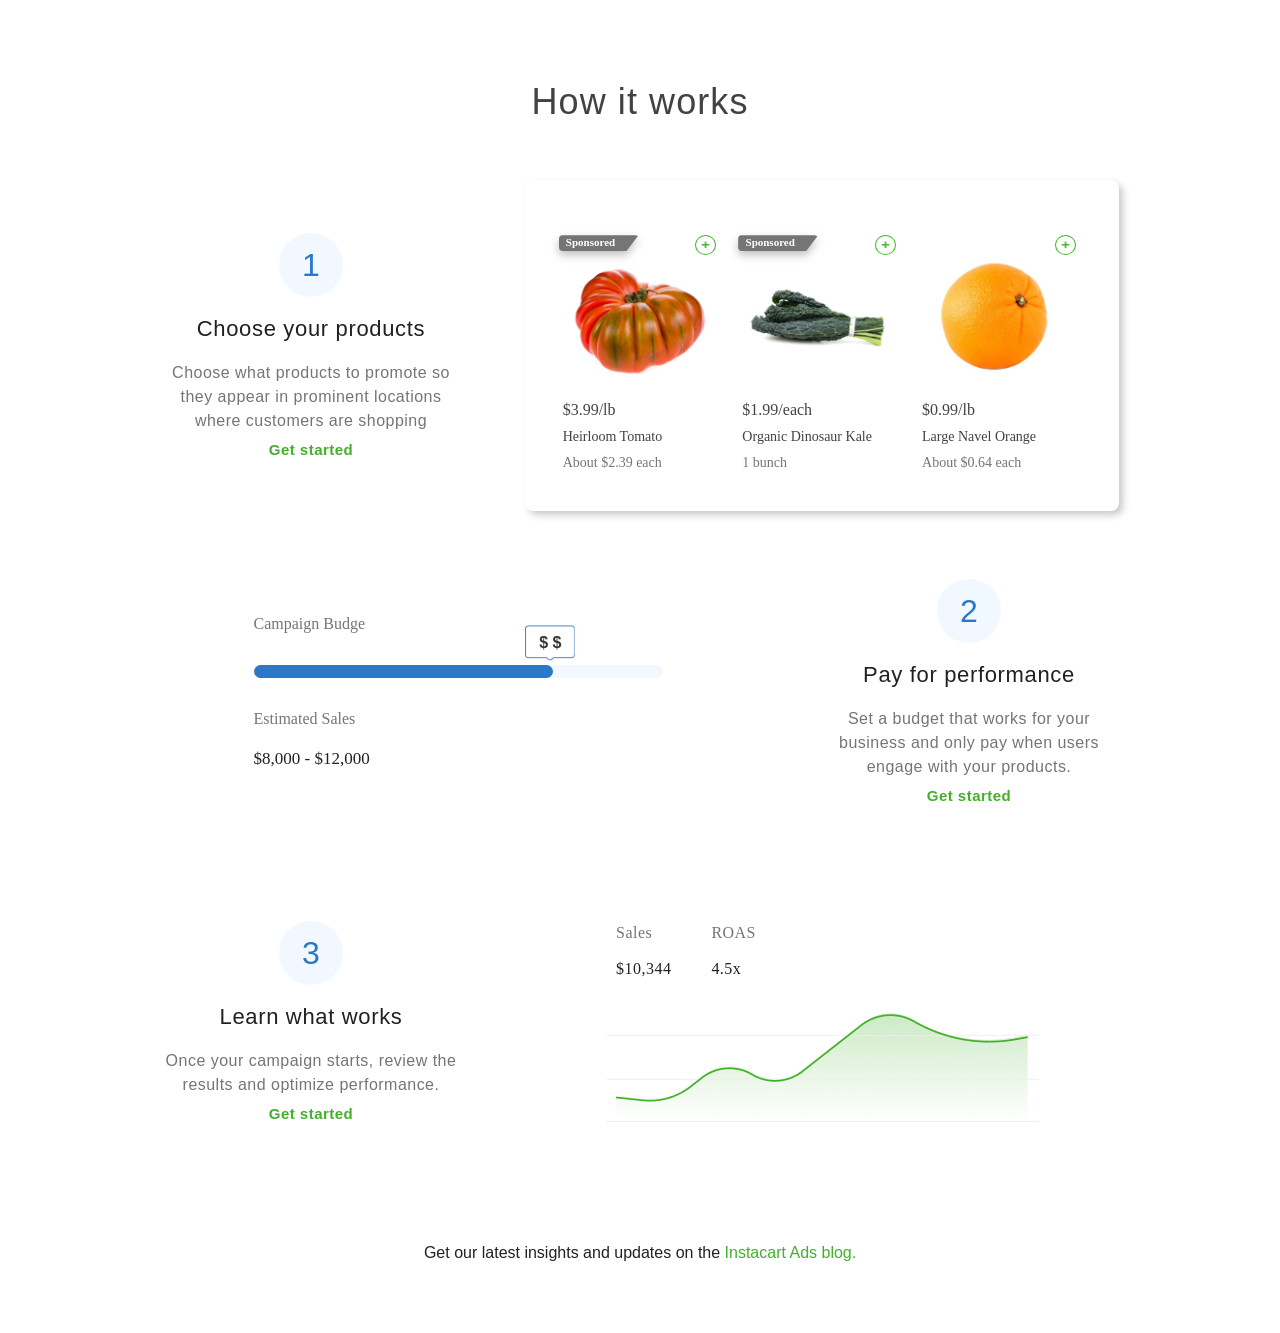
<file: deadline8/index.html>
<!DOCTYPE html>
<html lang="en">
<head>
    <meta charset="UTF-8" />
    <meta name="viewport" content="width=device-width, initial-scale=1.0" />
    <link rel="stylesheet" href="style.css" />
   
    <title>Deadline8</title>
</head>
<body>
    <section class="hero-section">
        <div class="logo-section">
            <img src="./assets/logo.png" alt="Logo" />
            <div class="login">Login</div>
        </div>
        <div class="hero-container">
            <h1 class="hero-header">Advertise with Instacart</h1>
            <div class="hero-content">
                <div class="hero-text">
                    Get in front of customers when they're searching for products like
                    yours on Instacart.
                </div>
                <button class="hero-button">Start now</button>
            </div>
        </div>
    </section>
    <section class="section-1">
        <div class="container">
            <div class="header">The Instacart Ads Initiative</div>
            <div class="wrapper">
                <p class="text">
                    If you identify as a Black-owned consumer packaged goods brand on
                    Instacart, apply to participate in our $1 million advertising
                    initiative
                </p>
                <button class="button">Submit here</button>
            </div>
            <div class="wrapper">
                <p class="text">
                    If you identify as a women-owned consumer packaged goods brand on
                    Instacart, apply to participate in our $1 million advertising
                    initiative
                </p>
                <button class="button">Submit here</button>
            </div>
        </div>
    </section>
    <section class="section-2">
        <div class="container">
            <div class="wrapper">
                <div class="title">Our marketplace</div>
                <div class="text">
                    Instacart is the North American leader in online grocery delivery
                    with a marketplace spanning more than 75,000 brick and mortar stores
                    across more than 13,000 cities in the US and Canada. Every day, busy
                    people and families use Instacart to explore the largest grocery
                    catalog in the world, where they can discover new products and buy
                    the brands they love from the retailers they trust.
                </div>
            </div>
            <img src="./assets/Earth.png" alt="" />
        </div>
    </section>
    <section class="section-3">
        <div class="header">Why brands partner with us</div>
        <div class="container">
            <div class="content">
                <div class="box">
                    <img src="./assets/Attract customers.png" />
                    <div class="title">Attract customers</div>
                    <div class="text">
                        Over 5,500 brands advertise in our marketplace to reach customers
                        directly at the point of sale—from click, to cart, to checkout.
                    </div>
                </div>

                <div class="box">
                    <img src="./assets/Get the results that matter.png" />
                    <div class="title">Get the results that matter</div>
                    <div class="text">
                        Target a range of business goals: Sales growth, Category share,
                        Awareness.
                    </div>
                </div>
                <div class="box">
                    <img src="./assets/Unmatched scale.png" />
                    <div class="title">Unmatches scale</div>
                    <div class="text">
                        Easily and conveniently claim prominent shelf space in the digital
                        aisles of 900+ retail brands and over 75,000 stores on our
                        platform with one campaign.
                    </div>
                </div>
            </div>
        </div>
    </section>
    <section class="section-4">
        <div class="header">How it works</div>
        <div class="container">
            <div class="wrapper">
                <div class="box">
                    <div class="numbering">1</div>
                    <div class="title">Choose your products</div>
                    <div class="content">
                        <div class="text">
                            Choose what products to promote so they appear in prominent
                            locations where customers are shopping
                        </div>
                        <div class="get-started">Get started</div>
                    </div>
                </div>
                <div class="info-section">
                    <div class="products">
                        <div class="info-bar">
                            <span class="sponsored-shadow">
                                <div class="sponsored">Sponsored</div>
                            </span>
                            <div class="add-to-cart">
                                <img src="./assets/Add.png" />
                            </div>
                        </div>
                        <img src="./assets/Produce-1.jpg" class="image" />
                        <div class="products-info">
                            <div class="product-prices">$3.99/lb</div>
                            <div class="product-name">Heirloom Tomato</div>
                            <div class="extra-info">About $2.39 each</div>
                        </div>
                    </div>
                    <div class="products">
                        <div class="info-bar">
                            <div class="sponsored-shadow">
                                <div class="sponsored">Sponsored</div>
                            </div>
                            <div class="add-to-cart">
                                <img src="./assets/Add.png" />
                            </div>
                        </div>
                        <img src="./assets/Produce-2.jpg" class="image" />
                        <div class="products-info">
                            <div class="product-prices">$1.99/each</div>
                            <div class="product-name">Organic Dinosaur Kale</div>
                            <div class="extra-info">1 bunch</div>
                        </div>
                    </div>
                    <div class="products">
                        <div class="info-bar">
                            <div></div>
                            <div class="add-to-cart">
                                <img src="./assets/Add.png" />
                            </div>
                        </div>
                        <img src="./assets/Produce-3.jpg" class="image" />
                        <div class="products-info">
                            <div class="product-prices">$0.99/lb</div>
                            <div class="product-name">Large Navel Orange</div>
                            <div class="extra-info">About $0.64 each</div>
                        </div>
                    </div>
                </div>
            </div>
        </div>
        <div class="container">
            <div class="wrapper">
                <div class="info-section-2">
                    <div class="content-2">
                        <div class="title-2">Campaign Budge</div>
                        <div class="progress-bar">
                            <div class="popup">$ $</div>
                            <div class="progress"></div>
                        </div>
                        <div class="text-wrapper">
                            <div class="title-2">Estimated Sales</div>
                            <div id="sales-value">$8,000 - $12,000</div>
                        </div>
                    </div>
                </div>
                <div class="box">
                    <div class="numbering">2</div>
                    <div class="title">Pay for performance</div>
                    <div class="content">
                        <div class="text">
                            Set a budget that works for your business and only pay when
                            users engage with your products.
                        </div>
                        <div class="get-started">Get started</div>
                    </div>
                </div>
            </div>
        </div>
        <div class="container">
            <div class="wrapper">
                <div class="box">
                    <div class="numbering">3</div>
                    <div class="title">Learn what works</div>
                    <div class="content">
                        <div class="text">
                            Once your campaign starts, review the results and optimize
                            performance.
                        </div>
                        <div class="get-started">Get started</div>
                    </div>
                </div>
                <div class="info-section-2">
                    <div class="content-2">
                        <div class="graph-text">
                            <div class="text">
                                <div class="title-2">Sales</div>
                                <div class="font">$10,344</div>
                            </div>
                            <div class="text">
                                <div class="title-2">ROAS</div>
                                <div class="font">4.5x</div>
                            </div>
                        </div>
                        <div class="graph">
                            <img src="./assets/Line.png" id="line1" />
                            <img src="./assets/Line.png" id="line2" />
                            <img src="./assets/Line.png" id="line3" />
                            <img src="./assets/Vector.png" id="area" />
                            <img src="./assets/vecto-line.png" id="curve" />
                        </div>
                    </div>
                </div>
            </div>
        </div>
        <section class="section-5">
            <div class="footer">
                Get our latest insights and updates on the
                <span class="green-text"> Instacart Ads blog. </span>
            </div>
        </section>
    </section>
</body>

</html>
</file>
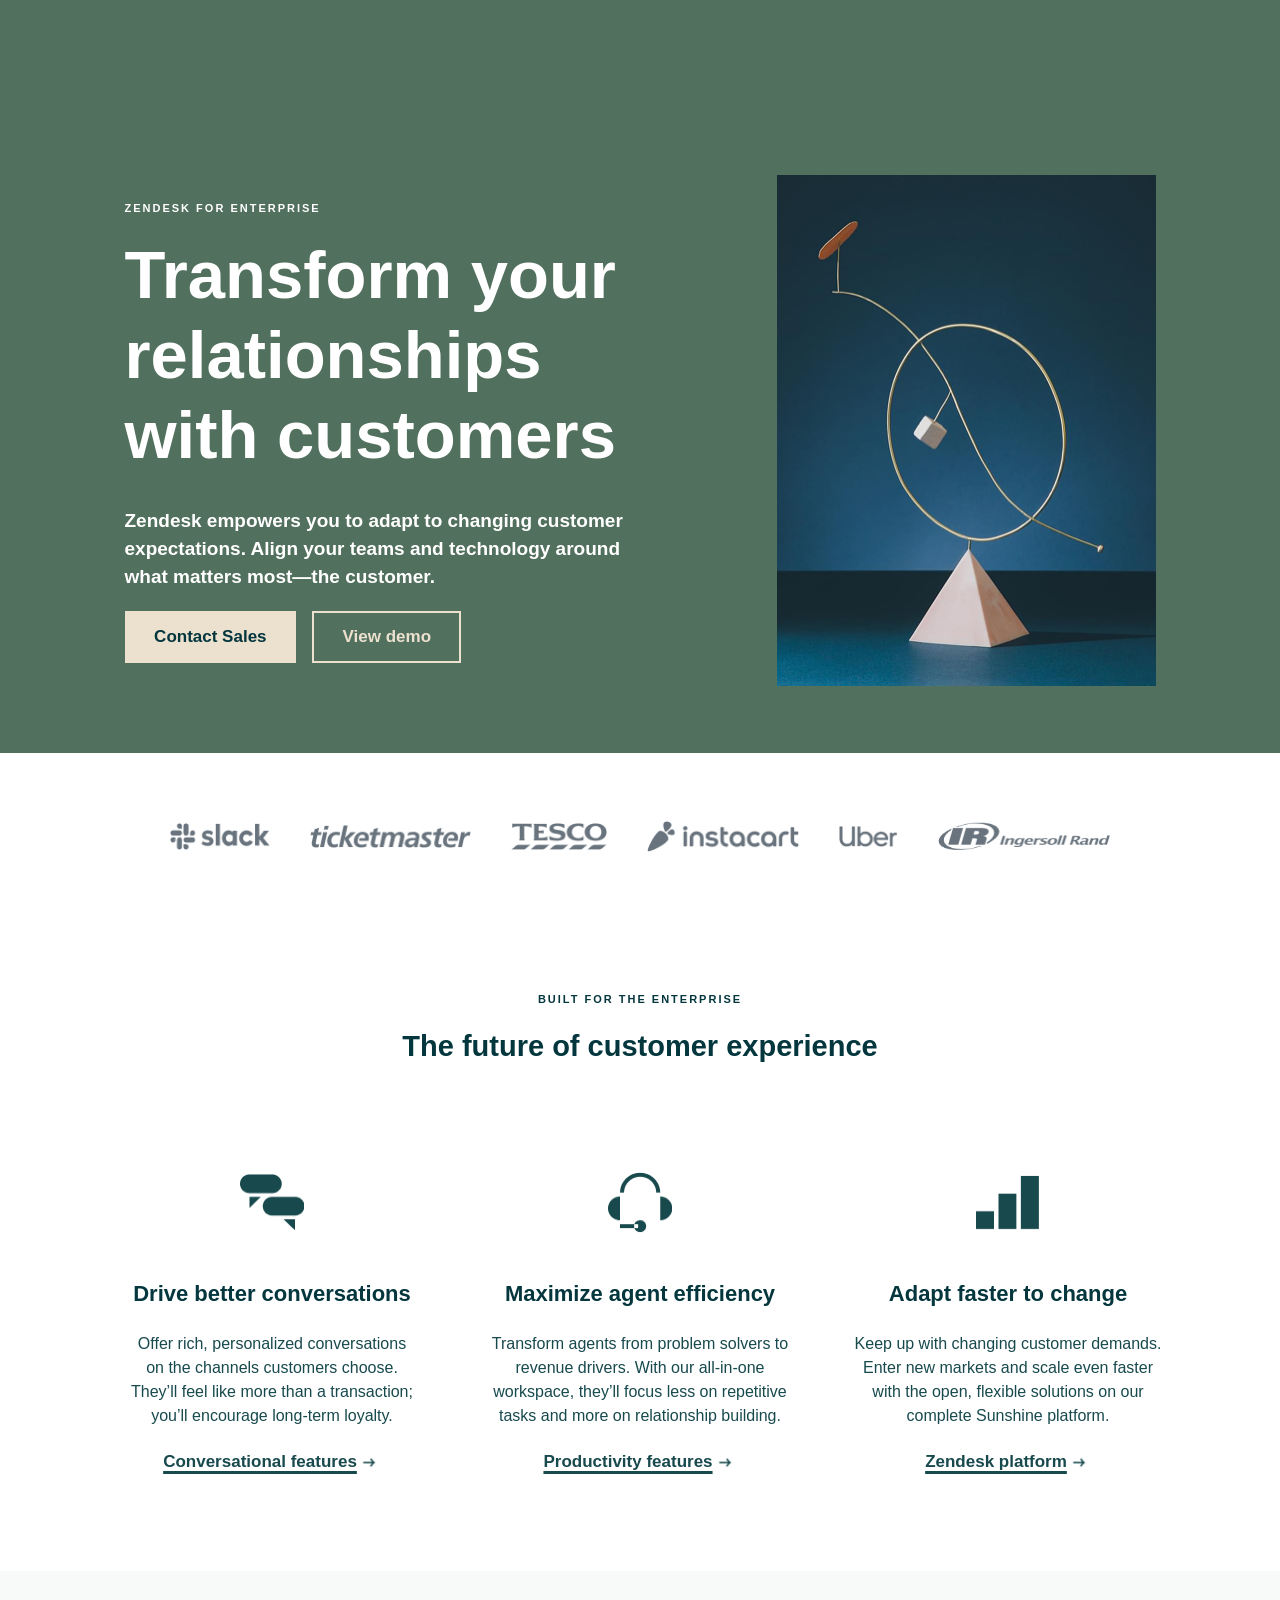
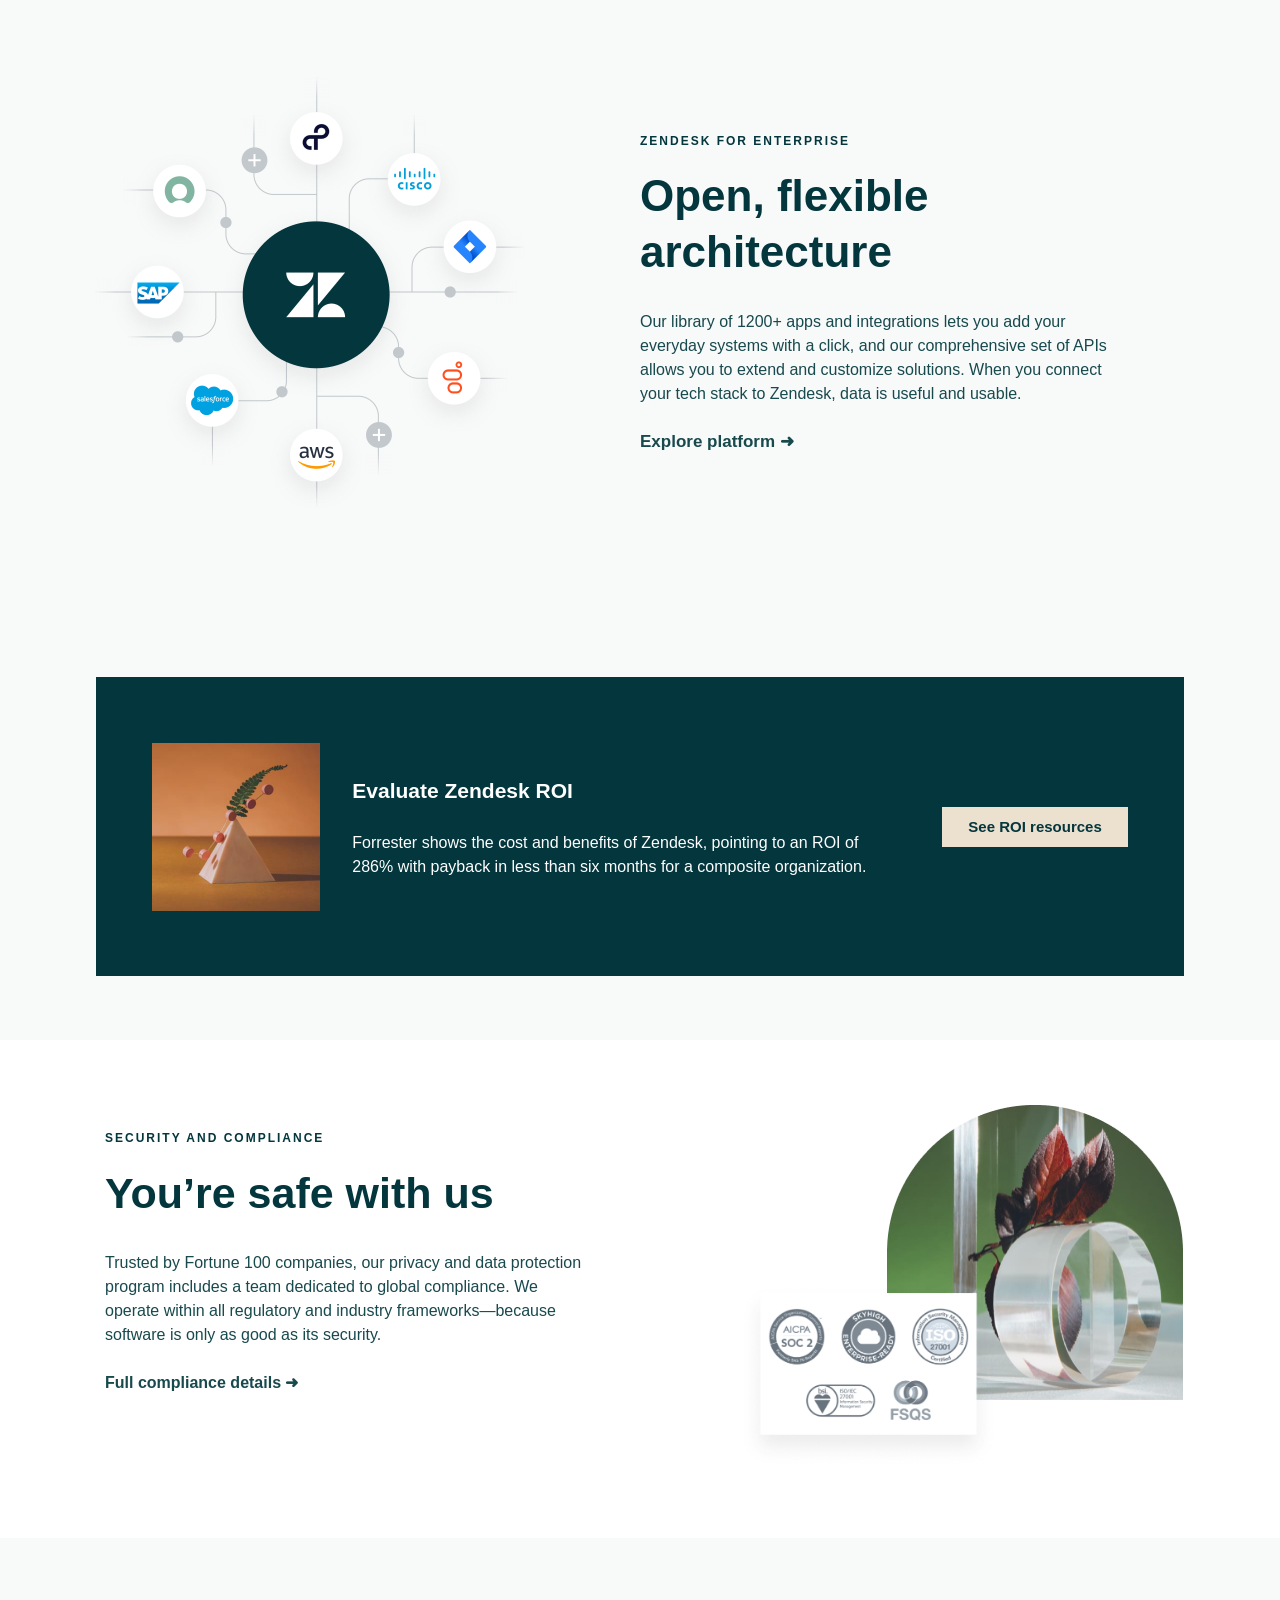
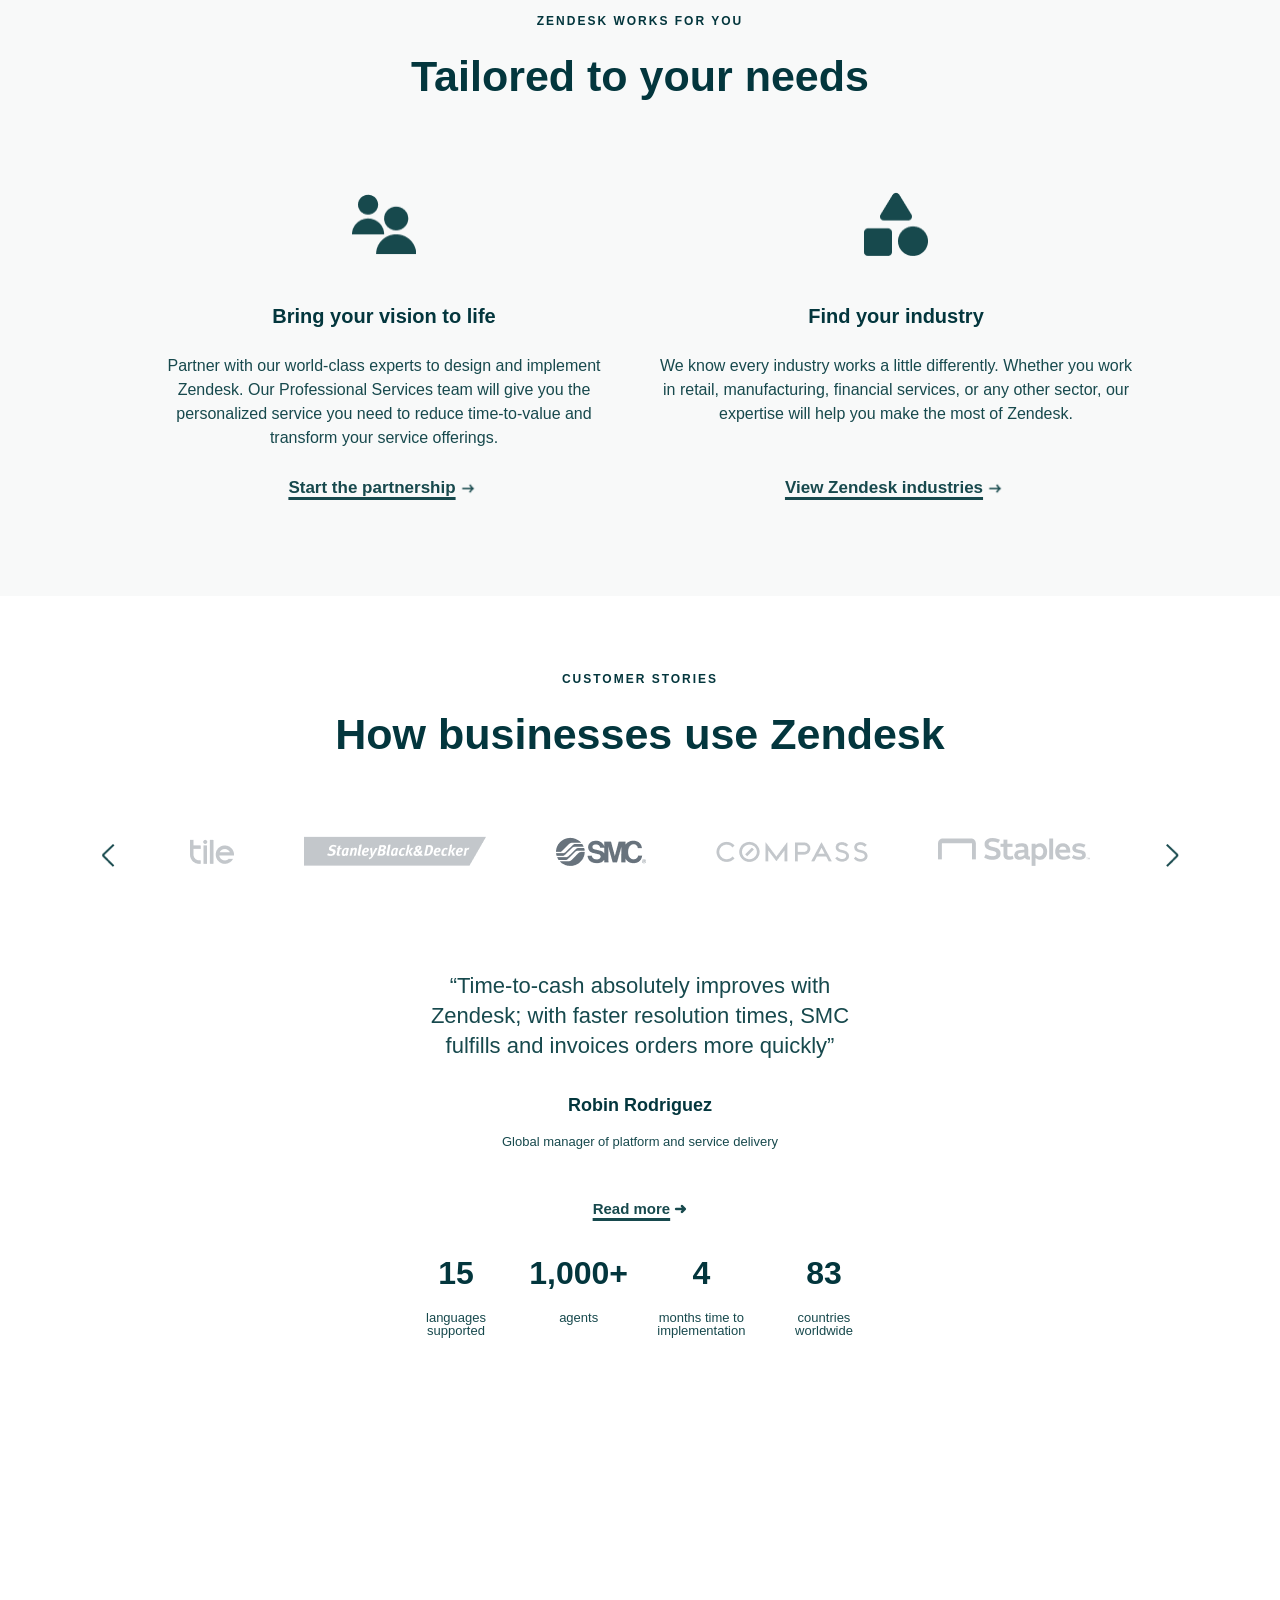
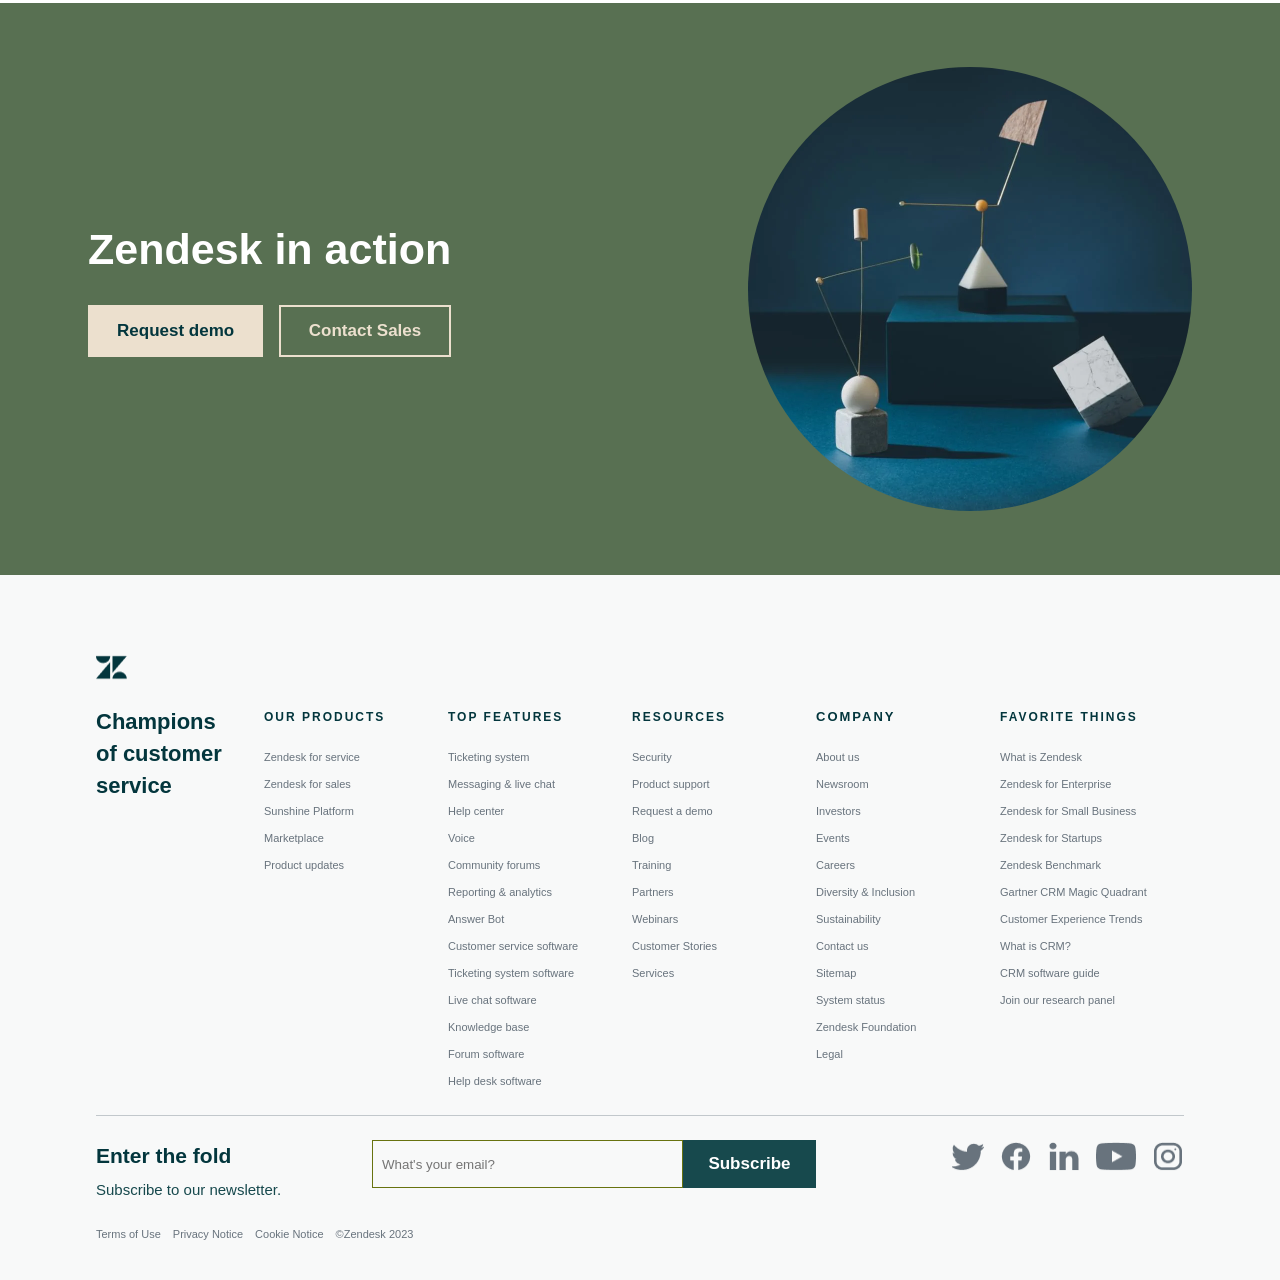
<file: deadline9 (1)/index.html>
<!DOCTYPE html>
<html lang="en">

<head>
    <meta charset="UTF-8">
    <meta name="viewport" content="width=device-width, initial-scale=1.0">
    <title>DEADLINE9</title>
    <link rel="stylesheet" href="style.css">
</head>

<body>
    <div class="header">
        <div class="h-container">
            <div class="h-container-ch">
                <div class="h-box-content">
                    <div class="h-label">ZENDESK FOR ENTERPRISE</div>
                    <div class="h-content">Transform your relationships with customers</div>
                    <div class="h-paragraph">Zendesk empowers you to adapt to changing customer expectations. Align your
                        teams and technology around what matters most—the customer.</div>
                    <div class="h-button">
                        <div class="h-button-1">Contact Sales</div>
                        <div class="h-button-2">View demo</div>
                    </div>
                </div>
                <div class="h-img">
                    <img src="./img/header.png" alt="Image-header" width="379px" height="512px">
                </div>
            </div>
        </div>
    </div>
    <div class="body">
        <div class="body_1">
            <div class="logo_body_1">
                <img src="./img/slack.png" width="100" height="27">
                <img src="./img/ticketmaster.png" width="161" height="23">
                <img src="./img/tesco.png" width="96" height="27">
                <img src="./img/instacart.png" width="152" height="31">
                <img src="./img/uber.png" width="59" height="21">
                <img src="./img/IR.png" width="173" height="28">
            </div>
        </div>

        <div class="body_2">
            <div class="main_body_12">
                <div class="main_body_2">
                    <div class="head_main_body_2">
                        <div class="text_head_body_1">BUILT FOR THE ENTERPRISE</div>
                        <div class="text_head_body_2">The future of customer experience</div>
                    </div>
                </div>
                  <div class="inner-sec2">
                <div class="box">
                    <img src="./img/text.png" alt="logo" class="img">
                    <div class="main-text textmiddle">Drive better conversations</div>
                    <div class="text1">
                        Offer rich, personalized conversations 
                        on the channels customers choose. 
                        They’ll feel like more than a transaction; 
                        you’ll encourage long-term loyalty.
                    </div>
                    <div class="link-text">
                        <div class="text-line">Conversational features</div>
                        <div class="img-arrow"><img src="./img/Frame (2).png" alt="muiten" class="img-arrow"></div>
                    </div>
                </div>
                <div class="box">
                    <img src="./img/listen.png" alt="logo" class="img">
                    <div class="main-text textmiddle">Maximize agent efficiency</div>
                    <div class="text">
                        Transform agents from problem solvers to 
                        revenue drivers. With our all-in-one 
                        workspace, they’ll focus less on repetitive 
                        tasks and more on relationship building.
                    </div>
                    <div class="link-text">
                        <div class="text-line">Productivity features</div>
                        <div class="img-arrow"><img src="img/Frame (2).png" alt="muiten" class="img-arrow"></div>
                    </div>
                </div>
                <div class="box">
                    <img src="./img/chart.png" alt="logo" class="img">
                    <div class="main-text textmiddle">Adapt faster to change</div>
                    <div class="text">
                        Keep up with changing customer demands. 
                        Enter new markets and scale even faster 
                        with the open, flexible solutions on our 
                        complete Sunshine platform.
                    </div>
                    <div class="link-text">
                        <div class="text-line">Zendesk platform</div>
                        <div class="img-arrow"><img src="./img/Frame (2).png" alt="muiten" class="img-arrow"></div>
                    </div>
                </div>
            </div>
        </div>
        </div>
        <div class="body_3">
            <div class="main_body_3">
                <img src="./img/connect.png" width="444" height="444">
                <div class="text_container_body_3">
                    <div class="text_body_3_1">ZENDESK FOR ENTERPRISE</div>
                    <div class="text_body_3_2">Open, flexible architecture</div>
                    <div class="text_body_3_3">Our library of 1200+ apps and integrations lets you add your everyday
                        systems with a click, and our comprehensive set of APIs allows you to extend and customize
                        solutions. When you connect your tech stack to Zendesk, data is useful and usable.</div>
                    <div class="text_body_3_4">Explore platform ➜</div>
                </div>
            </div>
        </div>
        <div class="body_4">
            <div class="main_body_4">
                <img src="./img/body4.jpg" width="168" height="168">
                <div class="text_container_body_4">
                    <div class="title_body_4">Evaluate Zendesk ROI</div>
                    <div class="text_body_4">Forrester shows the cost and benefits of Zendesk, pointing to an ROI of
                        286% with payback in less than six months for a composite organization.</div>
                </div>
                <div class="button_body_4">See ROI resources</div>
            </div>
        </div>
        <div class="body_5">
            <div class="main_body_5">
                <div class="text_container_body_3">
                    <div class="text_body_3_1">SECURITY AND COMPLIANCE</div>
                    <div class="text_body_3_2_1">You’re safe with us</div>
                    <div class="text_body_3_3">Trusted by Fortune 100 companies, our privacy and data protection program
                        includes a team dedicated to global compliance. We operate within all regulatory and industry
                        frameworks—because software is only as good as its security.</div>
                    <div class="text_body_3_4_1">Full compliance details ➜</div>
                </div>
                <div class="img_container_body_5">
                    <img src="./img/body5-1.png" width="296" height="296" class="img_body_5_1">
                    <img src="./img/body5-2.png" width="259" height="185" class="img_body_5_2">
                </div>
            </div>
        </div>
        <div class="body_6">
            <div class="main_body_6">
                <div class="title_container_body_6">
                    <div class="title_body_6">ZENDESK WORKS FOR YOU</div>
                    <div class="title_body_6_1">Tailored to your needs</div>
                </div>
              <div class="inner-sec6">
                <div class="box">
                    <img src="./img/people.png" alt="bring" class="img">
                    <div class="main-text textmiddle">Bring your vision to life</div>
                    <div class="text">
                        Partner with our world-class experts to design and implement 
                        Zendesk. Our Professional Services team will give you the 
                        personalized service you need to reduce time-to-value and 
                        transform your service offerings.
                    </div>
                    <div class="link-text">
                        <div class="text-line">Start the partnership</div>
                        <div class="img-arrow"><img src="./img/Frame (2).png" alt="muiten" class="img-arrow"></div>
                    </div>
                </div>
                <div class="box">
                    <img src="./img/shape.png" alt="bring" class="img">
                    <div class="main-text textmiddle">Find your industry</div>
                    <div class="text">
                        We know every industry works a little differently. Whether you work 
                        in retail, manufacturing, financial services, or any other sector, our 
                        expertise will help you make the most of Zendesk.
                    </div>
                    <div class="link-text">
                        <div class="text-line">View Zendesk industries</div>
                        <div class="img-arrow"><img src="./img/Frame (2).png" alt="muiten" class="img-arrow"></div>
                    </div>
                </div>
            </div>
                </div>
            </div>
        </div>
        <div class="body_7">
            <div class="main_body_7">
                <div class="title_container_body_7">
                    <div class="title_body_6">CUSTOMER STORIES</div>
                    <div class="title_body_6_1">How businesses use Zendesk</div>
                </div>
                <div class="body_7_container_img">
                    <div class="body_7_container_img_1">
                        <div class="body_7_img_bar">
                            <img src="./img/left arrow.png" width="24px" height="24px">
                            <img src="./img/title.png" class="img_body_7">
                            <img src="./img/stanleyblack&decker.png" class="img_body_7">
                            <img src="./img/smc.png" class="img_body_7">
                            <img src="./img/compass.png" class="img_body_7">
                            <img src="./img/staples.png" class="img_body_7">
                            <img src="./img/right arrow.png" width="24px" height="24px">
                        </div>
                        <div class="text_body_7">
                            <div class="text_body_7_1">“Time-to-cash absolutely improves with Zendesk; with faster
                                resolution times, SMC fulfills and invoices orders more quickly”</div>
                            <div class="text_container_body_7_2">
                                <div class="name_body_7">Robin Rodriguez</div>
                                <div class="inform_body_7">Global manager of platform and service delivery</div>
                            </div>
                            <div class="link_body_7">
                                <div class="link_name_body_7"><span class="underline">Read more</span> ➜</div>
                            </div>
                            <div class="body_7_content">
                                <div class="body_7_content_1 detail1">
                                    <div class="body_7_number">15</div>
                                    <div class="body_7_detail">languages supported</div>
                                </div>
                                <div class="body_7_content_1 detail2">
                                    <div class="body_7_number">1,000+</div>
                                    <div class="body_7_detail">agents</div>
                                </div>
                                <div class="body_7_content_1 detail3">
                                    <div class="body_7_number">4</div>
                                    <div class="body_7_detail">months time to implementation</div>
                                </div>
                                <div class="body_7_content_1 detail4">
                                    <div class="body_7_number">83</div>
                                    <div class="body_7_detail">countries worldwide</div>
                                </div>
                            </div>
                        </div>
                    </div>
                </div>
            </div>
        </div>
        <div class="body_8">
            <div class="main_body_8">
                <div class="container_1_body_8">
                    <div class="title_body_8">Zendesk in action</div>
                    <div class="button_container_body_8">
                        <div class="button_body_1">Request demo</div>
                        <div class="button_body_2">Contact Sales</div>
                    </div>
                </div>
                <img src="./img/body8.png" class="img_body_8">
            </div>
        </div>

    </div>
    <div class="footer">
        <div class="footer-ch">
            <div class="f-container-1">
                <img src="./img/footer word z.png" alt="" width="32px" height="32px">
                <div class="f-container-1-ch">
                    <div class="f-1-ch-content-box">
                        <div class="f-1-ch-content">Champions of customer service</div>
                    </div>
                    <div class="f-1-box">
                        <div class="f-1-box-content">Our Products</div>
                        <div class="f-1-box-detail">
                            <div class="detail">Zendesk for service</div>
                            <div class="detail">Zendesk for sales</div>
                            <div class="detail">Sunshine Platform</div>
                            <div class="detail">Marketplace</div>
                            <div class="detail">Product updates</div>
                        </div>
                    </div>
                    <div class="f-1-box">
                        <div class="f-1-box-content">Top Features</div>
                        <div class="f-1-box-detail">
                            <div class="detail">Ticketing system</div>
                            <div class="detail">Messaging & live chat</div>
                            <div class="detail">Help center</div>
                            <div class="detail">Voice</div>
                            <div class="detail">Community forums</div>
                            <div class="detail">Reporting & analytics</div>
                            <div class="detail">Answer Bot</div>
                            <div class="detail">Customer service software</div>
                            <div class="detail">Ticketing system software</div>
                            <div class="detail">Live chat software</div>
                            <div class="detail">Knowledge base</div>
                            <div class="detail">Forum software</div>
                            <div class="detail">Help desk software</div>
                        </div>
                    </div>
                    <div class="f-1-box">
                        <div class="f-1-box-content">Resources</div>
                        <div class="f-1-box-detail">
                            <div class="detail">Security</div>
                            <div class="detail">Product support</div>
                            <div class="detail">Request a demo</div>
                            <div class="detail">Blog</div>
                            <div class="detail">Training</div>
                            <div class="detail">Partners</div>
                            <div class="detail">Webinars</div>
                            <div class="detail">Customer Stories</div>
                            <div class="detail">Services</div>
                        </div>
                    </div>
                    <div class="f-1-box">
                        <div class="f-1-box-content" style="font-size: 13px;">Company</div>
                        <div class="f-1-box-detail">
                            <div class="detail">About us</div>
                            <div class="detail">Newsroom</div>
                            <div class="detail">Investors</div>
                            <div class="detail">Events</div>
                            <div class="detail">Careers</div>
                            <div class="detail">Diversity & Inclusion</div>
                            <div class="detail">Sustainability</div>
                            <div class="detail">Contact us</div>
                            <div class="detail">Sitemap</div>
                            <div class="detail">System status</div>
                            <div class="detail">Zendesk Foundation</div>
                            <div class="detail">Legal</div>
                        </div>
                    </div>
                    <div class="f-1-box">
                        <div class="f-1-box-content">Favorite Things</div>
                        <div class="f-1-box-detail">
                            <div class="detail">What is Zendesk</div>
                            <div class="detail">Zendesk for Enterprise</div>
                            <div class="detail">Zendesk for Small Business</div>
                            <div class="detail">Zendesk for Startups</div>
                            <div class="detail">Zendesk Benchmark</div>
                            <div class="detail">Gartner CRM Magic Quadrant</div>
                            <div class="detail">Customer Experience Trends</div>
                            <div class="detail">What is CRM?</div>
                            <div class="detail">CRM software guide</div>
                            <div class="detail">Join our research panel</div>
                        </div>
                    </div>
                </div>
            </div>
            <div class="f-border"></div>
            <div class="f-container-2">
                <div class="f-2-box-content">
                    <div class="f-2-content">Enter the fold</div>
                    <div class="f-2-describe">Subscribe to our newsletter.</div>
                </div>
                <div class="f-2-box-input">
                    <input type="text" placeholder="What's your email?" class="f-2-input">
                    <div class="f-2-subscribe-button">Subscribe</div>
                </div>
                <div class="f-2-box-social">
                    <img src="./img/twitter.png" alt="" class="box-social-img">
                    <img src="./img/facebook.png" alt="" class="box-social-img">
                    <img src="./img/in.png" alt="" class="box-social-img">
                    <img src="./img/ytb.png" alt="" class="box-social-img" style="width: 40px; height: 32px;">
                    <img src="./img/instagram.png" alt="" class="box-social-img">
                </div>
            </div>
            <div class="f-box-term">
                <div class="f-box-term-ch">
                    <div class="f-term">Terms of Use</div>
                    <div class="f-term">Privacy Notice</div>
                    <div class="f-term">Cookie Notice</div>
                    <div class="f-term">©Zendesk 2023</div>
                </div>
            </div>
        </div>
    </div>
    </div>
</body>

</html>
</file>
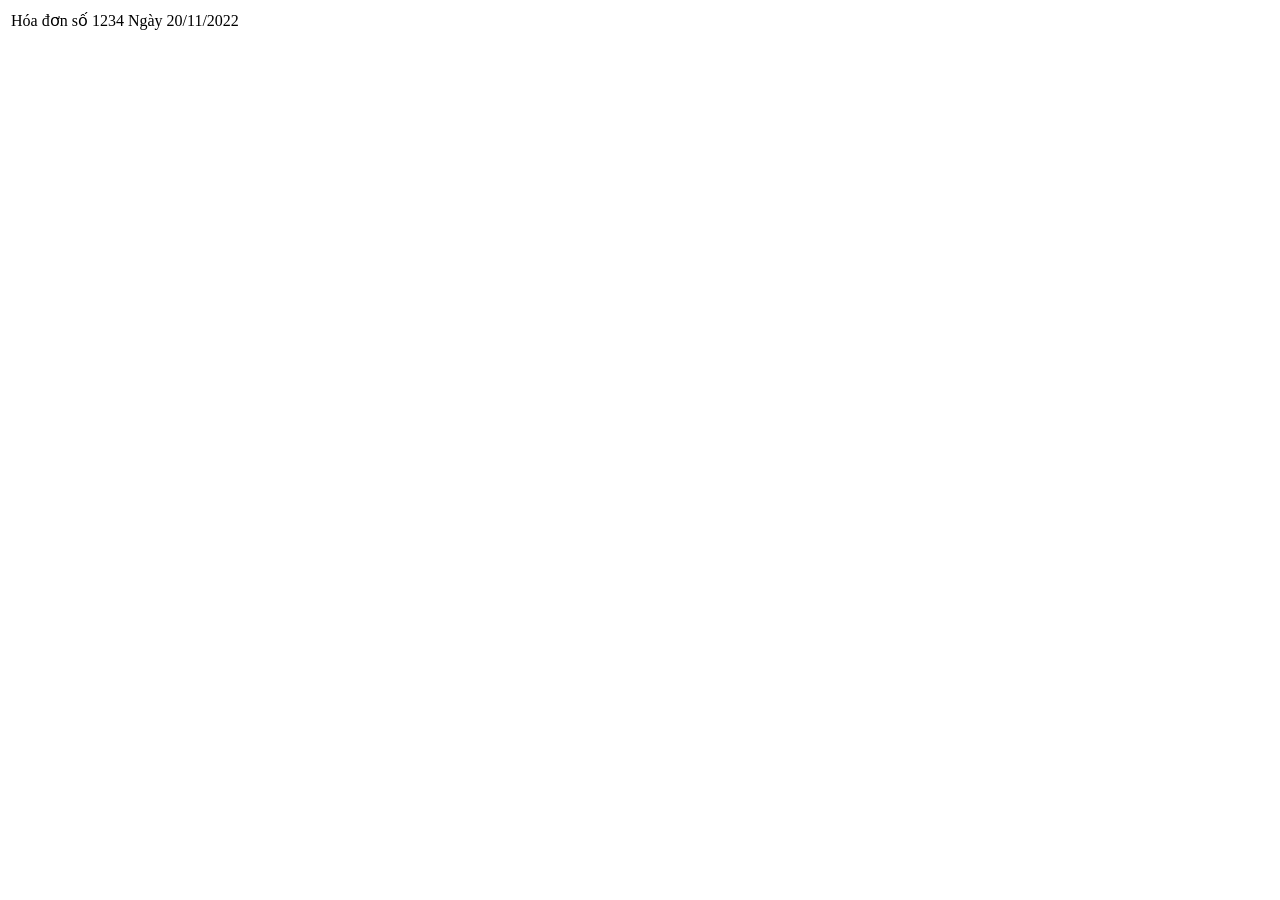
<file: baitap/baitap2.html>
<!DOCTYPE html>
<html lang="en">
<head>
    <meta charset="UTF-8">
    <meta name="viewport" content="width=device-width, initial-scale=1.0">
    <title>Document</title>
</head>
<body>
    <table>
        <thead>
            <tr>
                <td colspan="2">Hóa đơn số 1234</td>
                <td>Ngày 20/11/2022</td>
            </tr>
        </thead>
    </table>
</body>
</html>
</file>
<file: Deadline10/style.css>
* {
    padding: 0;
    margin: 0;
    box-sizing: border-box;
    font-family: 'Inter', sans-serif;
}
.header {
  width: 100%;
  height: 84px;
  background-color: #f5f7fa;
  display: flex;
  align-items: center;
  justify-content: center;
}
.container-header {
  display: flex;
  align-items: center;
  width: 100%;
  justify-content: center;
}
.box-logo {
  width: 154.49px;
  height: 24px;
  margin-right: 11.3%;
}
.box-navagation {
  margin-right: 8.65%;
  display: flex;
  align-items: center;
  justify-content: center;
  gap: 50px;
}
.nav-sect1 {
  font-weight: 400;
  font-size: 16px;
  line-height: 24px;
  color: #18191f;
}
.home-nav {
  font-weight: 500;
  font-size: 16px;
  line-height: 24px;
  color: #18191f;
}
.box-button {
  display: flex;
  align-items: center;
  justify-content: center;
  gap: 14px;
  width: 182px;
  height: 40px;
}
.login-button {
  display: flex;
  align-items: center;
  justify-content: center;
  font-weight: 500;
  font-size: 14px;
  line-height: 20px;
  letter-spacing: 0px;
  color: #4caf4f;
  width: 77px;
  height: 40px;
  border-radius: 6px;
  cursor: pointer;
}
.signup-button {
  display: flex;
  align-items: center;
  justify-content: center;
  font-weight: 500;
  font-size: 14px;
  line-height: 20px;
  letter-spacing: 0px;
  color: #ffffff;
  width: 91px;
  height: 40px;
  border-radius: 6px;
  background-color: #4caf4f;
  cursor: pointer;
}

.section1 {
  width: 100%;
 
  display: flex;
  flex-direction: column;
  align-items: center;
  justify-content: center;
  gap: 40px;
}
.container1 {
  display: flex;
  align-items: center;
  justify-content: center;
  gap: 70px;
  flex-direction: column;
  width: 100%;
  padding: 96px 0px 16px 0px;
   background-color: #f5f7fa;
}
.main-content-1 {
  display: flex;
  gap: 104px;
  align-items: center;
  justify-content: center;
}
.box-content-1 {
  display: flex;
  flex-direction: column;
  gap: 32px;
}
.box-content-title {
  display: flex;
  flex-direction: column;
  gap: 16px;
  width: 657px;
  justify-content: center;
}
.main-title-1 {
  font-weight: 600;
  font-size: 64px;
  line-height: 76px;
  color: #4d4d4d;
}
.green-font {
    color: #4caf4f;
}
.content-title {
  font-weight: 400;
  font-size: 16px;
  line-height: 24px;
  color: #717171;
}
.resgister-button {
  display: flex;
  align-items: center;
  justify-content: center;
  font-weight: 500;
  font-size: 16px;
  line-height: 24px;
  letter-spacing: 0px;
  background-color: #4caf4f;
  color: #ffffff;
  width: 128px;
  height: 52px;
  border-radius: 4px;
  cursor: pointer;
}
.box-image-sect2 {
  width: 391px;
  height: 407px;
}
.box-dot {
  width: 46px;
  height: 10px;
  display: flex;
  align-items: center;
  justify-content: center;
}

.container2 {
    display: flex;
    flex-direction: column;
    gap: 16px;
    align-items: center;
}
.main-content-2 {
    width: 1110px;
    height: 76px;
    display: flex;
    flex-direction: column;
    gap: 8px;
}
.main-title-2 {
    font-weight: 600;
    font-size: 36px;
    line-height: 44px;
    text-align: center;
    color: #4D4D4D;
}
.content-title-2 {
    font-weight: 400;
    font-size: 16px;
    line-height: 24px;
    text-align: center;
    color: #717171;
}
.main-logo-2 {
    width: 1152px;
    height: 98px;
    display: flex;
    gap: 136px;
    align-items: center;
}
.logo-main {
    margin-right: 4px;
}

.container3 {
    width: 1152px;
    height: 416px;
    display: flex;
    flex-direction: column;
    gap: 16px;
}
.main-content-3 {
    width: 100%;
    height: 120px;
    display: flex;
    flex-direction: column;
    align-items: center;
    gap: 8px;
}
.main-title-3 {
    width: 542px;
    height: 88px;
    font-weight: 600;
    font-size: 36px;
    line-height: 44px;
    text-align: center;
    color: #4D4D4D;
}
.main-item-3 {
    width: 100%;
    height: 280px;
    display: flex;
    align-items: center;
    gap: 127.5px;
}
.item-3 {
    display: flex;
    align-items: center;
    flex-direction: column;
    gap: 8px;
    width: 299px;
    height: 260px;
    align-items: center;
    justify-content: center;
    border-radius: 8px;
    box-shadow: 0px 2px 4px 0px #abbed133;
}
.height-item1-3 {
    height: 260px;
}
.height-item2 {
    height: 280px;
}
.box-item-3 {
    width: 267px;
    display: flex;
    align-items: center;
    flex-direction: column;
    gap: 16px;
}
.title-box-item-3 {
    font-weight: 700;
    font-size: 28px;
    line-height: 36px;
    text-align: center;
    color: #4D4D4D;
    height: 72px;
}
.box-content-item1-3 {
    width: 251px;
    height: 60px;
    font-weight: 400;
    font-size: 14px;
    line-height: 20px;
    color: #717171;
    text-align: center;
}
.box-content-item2-3 {
    width: 240px;
    height: 80px;
    font-weight: 400;
    font-size: 14px;
    line-height: 20px;
    color: #717171;
    text-align: center;
}
.box-content-item3-3 {
    width: 251px;
    height: 60px;
    font-weight: 400;
    font-size: 14px;
    line-height: 20px;
    color: #717171;
    text-align: center;
}
.title-box-item3-3 {
    font-weight: 700;
    font-size: 28px;
    line-height: 36px;
    text-align: center;
    color: #4D4D4D;
    height: 72px;
    width: 231px;
}

.section2 {
    margin-top: 42px;
    width: 100%;
    display: flex;
    flex-direction: column;
    align-items: center;
    justify-content: center;
    gap: 48px;
}
.container-4 {
    width: 1152px;
    height: 433px;
    display: flex;
    align-items: center;
    justify-content: space-between;
}
.box-image-4 {
    width: 442px;
    height: 433px;
}
.box-content-4 {
    width: 661px;
    height: 268px;
    display: flex;
    flex-direction: column;
    gap: 32px;
}
.box-title-4 {
    width: 601px;
    height: 184px;
    display: flex;
    flex-direction: column;
    gap: 16px;
}
.main-title-4 {
    width: 601px;
    font-weight: 600;
    font-size: 36px;
    line-height: 44px;
    color: #4D4D4D;
}
.main-content-4 {
    font-weight: 400;
    font-size: 14px;
    line-height: 20px;
    color: #717171;
}
.button-4 {
    width: 151px;
    height: 52px;
    background-color: #4CAF4F;
    font-weight: 500;
    font-size: 16px;
    line-height: 24px;
    display: flex;
    justify-content: center;
    align-items: center;
    color: #ffffff;
    border-radius: 4px;
}

.container-5 {
    width: 100%;
    height: 288px;
    background-color: #F5F7FA;
    display: flex;
    justify-content: center;
    align-items: center;
}
.box-content {
    width: 1152px;
    height: 288px;
    display: flex;
    align-items: center;
}
.box-inner {
    width: 100%;
    height: 160px;
    display: flex;
    align-items: center;
    gap: 72px;
}
.inner-content-5 {
    width: 540px;
    height: 120px;
    display: flex;
    flex-direction: column;
    gap: 8px;
}
.main-title-5 {
    display: flex;
    flex-direction: column;
    font-weight: 600;
    font-size: 36px;
    line-height: 44px;
    color: #4D4D4D;
    width: 540px;
}
.main-content-5 {
    font-weight: 400;
    font-size: 16px;
    line-height: 24px;
    color: #18191F;
}
.inner-information-5 {
    width: 540px;
    height: 160px;
    display: flex;
    flex-direction: column;
    gap: 40px;
}
.box-infor {
    width: 540px;
    height: 60px;
    display: flex;
    gap: 30px;
}
.item-infor {
    width: 255px;
    height: 60px;
    display: flex;
    align-items: center;
    gap: 16px;
}
.box-title-5 {
    width: 191px;
    height: 60px;
}
.small-main-title-5 {
    font-weight: 700;
    font-size: 28px;
    line-height: 36px;
    color: #4D4D4D;
    width: 191px;
}
.small-main-content-5 {
    font-weight: 400;
    font-size: 16px;
    line-height: 24px;
    color: #717171;
    width: 191px;
}

.container-6 {
    width: 100%;
    height: 433.4px;
    display: flex;
    flex-direction: column;
    align-items: center;
}
.box-content-6 {
    width: 1152px;
    height: 433.4px;
    display: flex;
    justify-content: space-between;
    align-items: center;
}
.box-image-6 {
    width: 441.53px;
    height: 433.4px;
}
.box-text-6 {
    width: 661px;
    height: 308px;
    display: flex;
    flex-direction: column;
    gap: 32px;
}
.text-6 {
    width: 601px;
    height: 224px;
    display: flex;
    flex-direction: column;
    gap: 16px;
}
.text-title-6 {
    font-weight: 600;
    font-size: 36px;
    line-height: 44px;
    color: #4D4D4D;
}
.text-content-6 {
    font-weight: 400;
    font-size: 14px;
    line-height: 20px;
    color: #717171;
}

.container-7 {
    width: 100%;
    height: 390px;
    background-color: #F5F7FA;
    display: flex;
    align-items: center;
    justify-content: center;
}
.box-content-7 {
    width: 1152px;
    height: 326px;
    display: flex;
    align-items: center;
    justify-content: space-between;
}
.box-image-7 {
    width: 326px;
    height: 326px;
    box-shadow: 0px 8px 16px 0px #ABBED166;
    border-radius: 8px;
}
.box-text-7 {
    width: 748px;
    height: 324px;
}
.text-7 {
    width: 748px;
}
.main-text1-7 {
    font-weight: 500;
    font-size: 16px;
    line-height: 24px;
    color: #717171; 
}
.main-text2-7 {
    width: 748px;
    height: 60px;
    display: flex;
    flex-direction: column;
    gap: 8px;
    margin: 16px 0 32px 0;
}
.title-text-7 {
    font-weight: 600;
    font-size: 20px;
    line-height: 28px;
    color: #4CAF4F;
}
.sub-title-text-7 {
    font-weight: 400;
    font-size: 16px;
    line-height: 24px;
    color: #89939E;
}
.nav-7 {
    width: 748px;
    display: flex;
    justify-content: space-between;
    align-items: center;
}
.main-nav-7 {
    width: 493px;
    height: 48px;
    display: flex;
    gap: 41px;
}
.meet-all-customer {
    width: 223px;
    height: 44px;
    display: flex;
    align-items: center;
    justify-content: space-between;
}
.font-text-7 {
    font-weight: 600;
    font-size: 20px;
    line-height: 28px;
    color: #4CAF4F;
    display: flex;
    justify-content: center;
    align-items: center;
}

.container-8 {
    width: 100%;
    height: 506px;
    display: flex;
    justify-content: center;
    margin-bottom: 94.6px ;
}
.box-content-8 {
    width: 1152px;
    height: 506px;
    display: flex;
    flex-direction: column;
    align-items: center;
    gap: 16px;
}
.top-content-8 {
    width: 1110px;
    height: 124px;
    display: flex;
    flex-direction: column;
    align-items: center;
    gap: 8px;
}
.main-title-8 {
    font-weight: 600;
    font-size: 36px;
    line-height: 44px;
    text-align: center;
    color: #4D4D4D;
}
.main-content-8 {
    width: 628px;
    font-weight: 400;
    font-size: 16px;
    line-height: 24px;
    text-align: center;
    color: #717171;
}
.bottom-content-8 {
    width: 100%;
    height: 366px;
    display: flex;
    gap: 24px;
}
.item-content-8 {
    width: calc((100% - 24px * 2) / 3);
    position: relative;
}
.img-8 {
    width: 368px;
    height: 268px;
    border-radius: 8px;
    position: absolute;
    z-index: 1;
}
.img-2-8 {
   position: absolute;
                z-index: 10000;
                top: 190px;
                left: 25.5px;
                text-align: center;
                background-color: #F5F7FA;
                box-shadow: #ABBED166 0px 8px 16px;
                display: flex;
                height: 176px;
                width: 317px;
                flex-direction: column;
                justify-content: center;
                align-items: center;
                gap: 16px;
                border-radius: 8px;
}
.text-8 {
    font-weight: 600;
    font-size: 20px;
    line-height: 28px;
    text-align: center;
    color: #717171;
    width: 285px;
    height: 84px;
}
.text3-8 {
    margin: 16px 0 0 0;
    font-weight: 600;
    font-size: 20px;
    line-height: 28px;
    text-align: center;
    color: #717171;
    width: 317px; 
    height: 176px;
}
.readmore-text {
    width: 100%;
    height: 44px;
    display: flex;
    justify-content: center;
    align-items: center;
    gap: 8px;
}

.footer {
    background-color: #263238;
    display: flex;
    flex-direction: column;
    align-items: center;
    justify-content: start;
}

.footer-top {
    width: 100%;
    background-color: #F5F7FA;
    display: flex;
    justify-content: center;
    padding: 60px 0;
}

.container-9 {
    width: 1152px;
    display: flex;
    flex-direction: column;
    align-items: center;
}

.box-content-9 {
    margin: 32px 0;
    width: 800px;
    font-weight: 600;
    font-size: 64px;
    line-height: 76px;
    text-align: center;
    color: #263238;
}

.button-9 {
    width: 178px;
    height: 52px;
    display: flex;
    align-items: center;
    justify-content: center;
    background-color: #4CAF4F;
    border-radius: 4px;
    gap: 8px;
}

.button-get-a-demo {
    color: #ffffff;
    font-weight: 500;
    font-size: 16px;
    line-height: 24px;
}
.container-footer {
    width: 1152px;
    height: 100%;
    display: flex;
    align-items: center;
    gap: 125px;
    padding: 64px;
}
.box-left-content {
    width: 350px;
    height: 189.67px;
    display: flex;
    flex-direction: column;
    gap: 40px;
}
.text-footer {
    width: 350px;
    height: 48px;
    display: flex;
    flex-direction: column;
    gap: 8px;
}
.main-text {
    font-weight: 400;
    font-size: 14px;
    line-height: 20px;
    color: #F5F7FA;
}
.icon-sect9 {
    width: 176px;
    height: 32px;
    display: flex;
    gap: 16px;
}
.box-right-content {
    width: 635px;
    height: 200px;
    display: flex;
    justify-content: space-between;
    gap: 30px;
}
.item {
    width: 160px;
    height: 200px;
    display: flex;
    flex-direction: column;
    gap: 24px;
}
.item-stay-up {
    width: 255px;
    height: 92px;
    display: flex;
    flex-direction: column;
    gap: 24px;
}
.title-item-9 {
    font-weight: 600;
    font-size: 20px;
    line-height: 28px;
    color: #ffffff;
}
.box-content-item-9 {
    width: 160px;
    height: 20px;
    display: flex;
    flex-direction: column;
    gap: 12px;
}
.content-item-9 {
    font-weight: 400;
    font-size: 14px;
    line-height: 20px;
    color: #F5F7FA;
}
.box-email {
    width: 255px;
    height: 40px;
    border-radius: 8px;
    background-color: #515b60;
    display: flex;
    justify-content: center;
    align-items: center;
    gap: 87px;
}
.email {
    font-weight: 400;
    font-size: 14px;
    line-height: 20px;
    color: #ffffff;
}
</file>
<file: deadline4/style.css>
*{
  margin: 0;
  padding: 0;
  box-sizing: border-box;
}
.container {
  background-color: rgba(56, 154, 253, 0.542);
  width: 750px;
  margin: auto;
  padding: 40px 60px;
  height: 100vh;
}
.banner {
  text-align: center;
  font-weight: bold;
  background-color: rgb(23, 215, 245);
  width: 250px;
  margin: 20px auto;
  border-radius: 20px;
  border: 1px black solid;
  padding: 10px 0px ;
  box-shadow: 5px 5px 15px black;
}
.banner h1 {
  margin: 0px;
  border-bottom: 4px black solid;

}
.banner h2 {
  margin: 0px;
}
.h3 {
  text-align: center;
  font-size: 24px;
  margin: 0px;
}
.con_vit_vang_2 {
  border-bottom: 2px gray solid;
  margin: 10px 0px;
}
.caption {
  text-align: center;
}
.button {
  width: 150px;
  display: inline-block;
}
.con_vit_vang_4 {
  text-align: center;
}
.con_vit_vang_5 {
  width: 400px; 
  height: 70px;
  margin-left: 10%;
}
</file>
<file: deadline6/style.css>
*{
    padding: 0;
    margin: 0;
}   

body {
    box-sizing: border-box;
    margin: 0;
    min-height: 100%;

}

.box {
    background-color: #e2e2e2;
    justify-content: center;
    align-items: center;
    font-weight: 700;
    font-size: 20px;
    border-radius: 8px;
   
}

.container {
    width: 1200px;
    margin: 0 auto;
    max-width: 100%;
    padding: 0 20px;
    display: flex;
    flex-direction: column;
    align-items: center;
    gap: 40px;
}

.header{
   padding: 10px 20px;
}

header .container{
    padding-left: 0 !important;
    padding-right: 0 !important;
}



.header-logo {
    width: 200px;
    height: 60px;
    display: flex;
    justify-content: center;
    align-items: center;
    font-family: "Be Vietnam Pro", sans-serif;
    font-weight: 700;
    font-style: normal;
}

.header-menu {
    width: 100%;
    height: 40px;
    display: flex;
    justify-content: center;
    align-items: center;

}

.header-button {
    padding: 0 20px;
    width: 120px;
    height: 42px;
    display: flex;
    justify-content: center;
    align-items: center;

}

.header-inner {
    width: 100%;
    display: flex;
    gap: 30px;
    align-items: center;
    font-family: "Be Vietnam Pro", sans-serif;
    font-weight: 700;
    font-style: normal;

}

.section1 {
    background-color: #f1f1f1;
    padding: 80px 0;
    justify-content: space-between;
    display: flex;
}

.section1 .header-inner {
    display: flex;
    align-items: center;
    gap: 30px;
}

.section1 .hero-image {
    flex: 1 1 585px;
    height: 520px;
    display: flex;
    align-items: center;
}

.section1 .hero-content {
    flex: 1 1 585px;
    height: 267px;
    display: flex;
    align-items: center;
}

.section2 {
    padding: 80px 0;
    font-family: "Be Vietnam Pro", sans-serif;
    font-weight: 700;
    font-style: normal;
    display: flex;
}

.section2 .header-inner {
    display: grid;
    grid-template-columns: repeat(3,auto);
    gap: 30px;
    flex-wrap: wrap;

}

.section2 .item-2 {
    height: 420px;
    display: flex;
    justify-content: center;
    align-items: center;

}

.section3 {
    background-color: #f1f1f1;
    padding: 80px 0;
    font-family: "Be Vietnam Pro", sans-serif;
    font-weight: 700;
    font-style: normal;
    display: flex;
}

.section3 .header-inner {
    display: grid;
    grid-template-columns: repeat(5, auto);
    gap: 30px;
}

.section3 .item-3 {
height: 300px;
    display: flex;
    justify-content: center;
    align-items: center;
}

.section4 {
    padding: 80px 0;
    font-family: "Be Vietnam Pro", sans-serif;
    font-weight: 700;
    font-style: normal;
    display: flex;
     justify-content: center;
    align-items: center;
    text-align: center;

}

.section4 .header-inner {
    display: grid;
    grid-template-columns: repeat(4,auto);
    gap: 30px;
}

.section4 .item-4 {
   
    height: 300px;
    display: flex;
    justify-content: center;
    align-items: center;
}

.box-title {
    display: flex;
    font-family: #e0e0e0;
    height: 80px;
    width:  min(600px,100%);
    justify-content: center;
    align-items: center;
    text-align: center;

}

.footer {
    background-color: #e0e0e0;
    width: 100%;
    height: 72px;
    display: flex;
    justify-content: center;
    align-items: center;
    font-family: "Be Vietnam Pro", sans-serif;
    font-weight: 700;
    font-style: normal;
    font-size: 20px;
}

.hero-content {
    background-color: #e2e2e2;
}
</file>
<file: deadline6/responsive.css>
@media screen and (max-width: 992px) {
    .header {
        padding: 10px 20px;
    }

    .section1 .hero-image {
        flex: 1;
        height: 310px;

    }

    .section1 .hero-content {
        flex: 1 1;
        height: 267px;
    }

    .section1 {
        margin: 0 auto 40px auto;
        min-height: 100%;
        display: flex;
    }

    .section2 {
        padding: 80px 0;
        display: flex;
        margin: 0 auto 40px auto;
    }

    .header-logo {
        width: 140px;
        height: 42px;
    }

    .header-menu {
        height: 30px;
    }

    .header-button {
        padding: 0 15px;
        width: 102px;
        height: 36px;
    }

    .container {
        width: 720px;
        max-width: 100%;
    }

    .section2 .header-inner {
        grid-template-columns: repeat(2, auto);
    }

    .section3 .header-inner {
        grid-template-columns: repeat(3, auto);
    }

    .section4 .header-inner {
        grid-template-columns: repeat(2, auto);

    }


}

@media screen and (max-width: 576px) {
     .header {
        padding: 20px 18px;
    } 

    .section1 .hero-image {
        flex: 1 1 345px;
        width: 100%;
        height: 310px;

    }

    .section1 .hero-content {
        flex: 1 1 345px;
        width: 100%;
        height: 267px;
    }

    .section1 {
        margin: 0 auto 40px auto;
        min-height: 100%;
        display: flex;
    }

    .section2 {
        padding: 80px 0;
        display: flex;
        margin: 0 auto 40px auto;
    }

    .header-logo {
        width: 66px;
        height: 36px;
    }

    .header-menu {
        height: 36px;
        width: 140px;
    }

    .header-button {
        padding: 0 15px;
        width: 78px;
        height: 36px;
    }

    .container {
        width: 546px;
        max-width: 100%;
    }

    .section1 .header-inner {

        width: 100%;
        flex-direction: column;
    }

    .section2 .header-inner {
        grid-template-columns: auto;
    }

    .section3 .header-inner {
        grid-template-columns: auto auto;
    }

    .section4 .header-inner {
        grid-template-columns:  auto auto ;
    }
}
</file>
<file: deadline7/style.css>
body {
    box-sizing: border-box;
    margin: 0;
    min-height: 100vh;
    font-family: 'Poppins';
    display: flex;

}

.section{
    display: flex;
    height: 100vh;
    width: 78px;
}

.left {
    width: 78px;
    height: 100%;
    background-color: #ffffff;
    display: flex;
    flex-direction: column;
    gap: 6.5px;
    margin: 150px 0;
    align-items: center;
}
.right {
  flex: 1;
  background-color: #fff;
}
.menu {
    list-style: none;
    display: flex;
    gap: 13px;
    flex-direction: column;
    width: 78px;
    height: 1024px;
    padding: 0;
    margin: 0;
}
.menu li {
width: 78px;
    height: 58px;
    display: flex;
    justify-content: center;
    align-items: center;
}

.icon1 {
    background: linear-gradient(to right, rgba(179, 205, 253, 0.1), rgba(193, 212, 249, 0.52));
}
.content{
    background-color: rgb(249,249,249);
    padding: 32px 40px;
    width: calc(100 - 78px);
    box-sizing: border-box;
    border-radius: 10px;

}
.head{
    display: flex;
    justify-content: space-between;
    align-items: center;
    width: 100%;
}
.text-box{
    display: flex;
    flex-direction: column;
    gap: 12px;
    width: 30%;
}
.tittle{
    margin: 0;
    font-weight: 500;
    font-size: 24px;
    color: rgba(62, 67, 93, 1);
}
.text{
    margin:0;
    font-style: light;
    font-weight: 400;
    color: rgba(173, 167, 167, 1);
    font-size: 16px;
}
.box-menu-header{
    display: flex;
    justify-content: flex-end;
    gap: 20px;
    height: 52px;
    width: 70%;
}
.search{
    display: flex;
    align-items: center;
    box-sizing: border-box;
    border-radius: 8px;
    width: 294px;
    height: 52px;
    background-color: rgba(255, 255, 255, 1);
}
.search img{
    width: 24px;
    height: 24px;
    position: absolute;
    margin-left: 20px;
}
.search input{
    font-size: 16px;
    border-radius: 8px;
    padding-left: 60px;
    width: 100%;
    height: 52px;
    border: 0;
    background-color: rgba(255, 255, 255, 1);
     font-family: 'Poppins';
}
.bell{
    width: 52px;
    height: 52px;
    display: flex;
    justify-content: center;
    align-items: center;
    background-color: rgba(255, 255, 255, 1);
    border-radius: 10px;
}
.bell img{
    width: 24px;
    height: 24px;
}
.avt1{
    width: 52px;
    height: 52px;
    border-radius: 10px;
}
.body{
    margin-top: 32px;
    width: 100%;
    border-radius: 10px 0 0 0;
    background-color: rgba(255, 255, 255, 1);
}
.background-content{
    width: 100%;
    height: 100px;
    border-radius: 10px 0 0 0;
}
.background-content img{
    width: 100%;
    height: 100%;
    border-radius: 10px 0 0 0;
}
.container-content{
    padding: 32px 32px 71px 32px;
}
.account{
    display: flex;
    justify-content: space-between;
    align-items: center;
}
.box-account{
    display: flex;
    gap: 24px;
    align-items: center;
}
.avt2{
    width: 100px;
    height: 100px;
    border-radius: 100%;
}
.text-account{
    display: flex;
    flex-direction: column;
    gap:6px;
}
.name{
    margin: 0;
    color:rgba(0, 0, 0, 1);
    font-weight: 500;
    font-size: 20px;
}
.mail{
    margin: 0;
    color:rgba(0, 0, 0, 1);
    font-weight: 400;
    font-size: 16px;
    opacity: 50%;
}
.edit-button{
    width: 93px;
    height: 44px;
    border-radius: 8px;
    background-color: rgba(65, 130, 249, 1);
    border: 0px;
    color: rgba(255, 255, 255, 1);
    font-size: 16px;
     font-family: 'Poppins';
}
.form{
    margin: 30px 0 32px 0;
    display: flex;
    gap: 32px;
    width: 100%;
}
.box-input{
    display: flex;
    flex-direction: column;
    width: 50%;
    gap: 25px;

}
.input-form{
    display: flex;
    flex-direction: column;
    gap: 12px;
}
.tittle-input{
    margin: 0;
    color: rgba(0, 0, 0, 1);
    opacity: 80%;
    font-weight: 400;
    font-size: 16px;
}
.text-input{
    margin: 0;
    opacity: 40%;
    font-size: 16px;
    font-weight: 400;
}
.input img{
    opacity: 50%;
    width: 24px;
    height: 24px;
}
.input{
    display: flex;
    align-items: center;
    justify-content: space-between;
    box-sizing: border-box;
    height: 52px;
    width: 100%;
    border-radius: 8px;
    padding: 0 14px 0 20px;
    background-color: rgba(249, 249, 249, 1);
}
.email{
    margin-top: 32px;
    width: 266px;
    display: flex;
    flex-direction: column;
    gap: 26px;
}
.my-email{
    margin: 0;
    font-weight: 500;
    font-size: 18px;
    color: rgba(0, 0, 0, 1);}
.box-email{
    display: flex;
    gap: 20px;
    align-items: center;
    width: 266px;
}
.icon-mail{
    width: 48px;
    height: 48px;
    border-radius: 100%;
    background-color: rgba(65, 130, 249, 0.1);
    display: flex;
    justify-content: center;
    align-items: center;
}
.icon-mail img{
    width: 24px;
    height: 24px;
}
.name-mail{
    margin: 0;
    font-weight: 400;
    font-size: 16px;
    color: rgba(0, 0, 0, 1);
}
.time-mail{
    margin: 6px 0 0 0;
    font-weight: 400;
    font-size: 16px;
    color: rgba(0, 0, 0, 1);
    opacity: 50%;
}
.button-email{
    font-family: 'Poppins';
    display: flex;
    justify-content: center;
    align-items: center;
    width: 209px;
    height: 44px;
    font-size: 16px;
    font-weight: 400;
    border-radius: 8px;
    box-sizing: border-box;
    border: 0;
    background-color: hsla(219, 94%, 62%, 0.1);
    color: #4182f9;
}
</file>
<file: deadline8/style.css>
* {
  padding: 0;
  margin: 0;
  box-sizing: border-box;
  font-family: Arial, Helvetica, sans-serif;
}
:root {
  --color-text: #757575;
  --color-header: #424242;
  --color-title: #212121;
}
button {
  font-family: Arial, Helvetica, sans-serif;
  background: #43b02a;
  height: 48px;
  border-radius: 4px;
  border: 0;
  font-weight: 700;
  font-size: 17px;
  color: white;
  padding-top: 15px;
  padding-right: 48.89px;
  padding-bottom: 15px;
  padding-left: 49px;
}
.hero-section {
  height: 484px;
  background-image: url("./assets/banner.png");
  background-size: cover;
}
.logo-section {
  display: flex;
  justify-content: space-between;
  align-items: center;
  background-color: white;
  height: 80px;
  padding: 25px 48.8px 25px 24px;
}
.login {
  font-weight: 700;
  font-size: 17px;
  line-height: 18px;
  color: #43b02a;
}
.hero-container {
  position: relative;
  width: 450px;
  top: 12px;
  left: 114px;
  display: flex;
  flex-direction: column;
  gap: 15px;
}
.hero-header {
  color: #212121;
  font-weight: 400;
  font-size: 46px;
  line-height: 58px;
  letter-spacing: 1px;
  width: min-content;

}
.hero-content {
  display: flex;
  flex-direction: column;
  gap: 25px;
}
.hero-text {
  font-weight: 400;
  font-size: 16px;
  line-height: 24px;
  letter-spacing: 0.48px;
  color: var(--color-text);
}
.hero-button {
  width: 179.89px;
}

.section-1 {
  background-color: #00835c;
  display: flex;
  align-items: center;
  justify-content: center;
}
.section-1 .container {
  display: flex;
  padding: 48px 32px;
  width: 100%;
  max-width: 1024px;
  justify-content: center;
  align-items: center;
  height: 264px;
  color: white;
}
.section-1 .header {
  height: 168px;
  font-weight: 400;
  font-size: 36px;
  line-height: 45px;
  align-items: baseline;
}
.section-1 .wrapper {
  display: flex;
  justify-content: space-between;
  flex-direction: column;
  width: 100%;
  max-width: 300px;
  height: 168px;
}
.section-1 .text {
  font-weight: 400;
  font-size: 16px;
  line-height: 24px;
}
.section-1 .button {
  width: 201.89px;
}

.section-2 {
  display: flex;
  align-items: center;
  justify-content: center;
  background-color: #f7f7f7;
}
.section-2 .container {
  display: flex;
  width: 100%;
  max-width: 1024px;
  gap: 64px;
  padding: 48px 64px 0 32px;
}
.section-2 .title {
  font-weight: 400;
  font-size: 36px;
  line-height: 54px;
  letter-spacing: 1.08px;
  vertical-align: middle;
  color: var(--color-header);
}
.section-2 .wrapper {
  display: flex;
  flex-direction: column;
  gap: 28px;
}
.section-2 .text {
  font-weight: 400;
  font-size: 16px;
  line-height: 24px;
  letter-spacing: 0.48px;
  vertical-align: middle;
  color: var(--color-text);
}

.section-3 {
  display: flex;
  align-items: center;
  justify-content: flex-end;
  flex-direction: column;
  height: 520px;
}
.section-3 .container {
  width: 100%;
  max-width: 1024px;
}
.section-3 .content {
  box-sizing: border-box;
  width: 100%;
  display: flex;
  justify-content: space-around;
}
.section-3 img {
  width: 130px;
  height: 130px;
  margin-bottom: 17px;
  margin-top: 16px;
}
.section-3 .box {
  height: 370px;
  width: 260px;
  display: flex;
  flex-direction: column;
  align-items: center;
}
.section-3 .box:nth-child(2) {
  width: 290px;
}
.section-3 .header {
  font-weight: 400;
  font-size: 36px;
  line-height: 54px;
  letter-spacing: 1.08px;
  margin: 0 auto 51px;
  color: var(--color-header);
  text-align: center;
}
.section-3 .title {
  margin-bottom: 18px;
  font-weight: 400;
  font-size: 22px;
  line-height: 32px;
  letter-spacing: 0.66px;
  color: var(--color-title);
}
.section-3 .text {
  width: 243px;
  font-weight: 400;
  font-size: 16px;
  line-height: 24px;
  letter-spacing: 0.48px;
  text-align: center;
  color: var(--color-text);
}

.section-4 {
  display: flex;
  align-items: center;
  justify-content: flex-end;
  flex-direction: column;
  height: 1315.88px;
}
.section-4 .container {
  width: 100%;
  max-width: 1150px;
}
.section-4 .header {
  font-weight: 400;
  font-size: 36px;
  line-height: 54px;
  letter-spacing: 1.08px;
  text-align: center;
  margin: 0 auto 51px;
  color: var(--color-header);
}
.numbering {
  width: 64px;
  height: 64px;
  border-radius: 50%;
  background-color: #f2f8ff;
  color: #2b79c6;
  display: flex;
  align-items: center;
  justify-content: center;
  font-weight: 400;
  font-size: 32px;
  line-height: 38.4px;
}
.get-started {
  font-weight: 700;
  font-size: 15px;
  line-height: 16px;
  letter-spacing: 0.48px;
  color: #43b02a;
}
.section-4 .wrapper {
  display: flex;
  align-items: center;
  gap: 64px;
  padding: 0 96px 32px;
}
.section-4 .box {
  width: calc((100% - 64px) / 2);
  max-width: 330px;
  max-height: 272px;
  display: flex;
  flex-direction: column;
  justify-content: space-between;
  text-align: center;
  align-items: center;
  padding: 16px 0;
  gap: 16px;
}
.section-4 .content {
  display: flex;
  flex-direction: column;
  gap: 9px;
}
.section-4 .title {
  font-weight: 400;
  font-size: 22px;
  line-height: 32px;
  letter-spacing: 0.66px;
  color: var(--color-title);
}
.section-4 .text {
  font-weight: 400;
  font-size: 16px;
  line-height: 24px;
  letter-spacing: 0.48px;
  text-align: center;
  color: var(--color-text);
  width: 300px;
}
.products {
  position: relative;
  width: 166.03px;
  display: flex;
  align-items: center;
  flex-direction: column;
  padding: 25px 0 0 0;
}
.info-section {
  border-radius: 8px;
  box-shadow: 4px 4px 7px #00000035;
  display: flex;
  justify-content: center;
  align-items: center;
  width: 100%;
  height: 331.2px;
  font-family: "Open Sans";
  gap: 13.69px;
  padding: 0 16.26px 0 6.41px;
}
.info-bar {
  position: absolute;
  width: 95%;
  top: 15px;
  display: flex;
  justify-content: space-between;
}
.image {
  margin-bottom: 10.54px;
  width: 145px;
  height: 139p;
}
.sponsored-shadow {
  filter: drop-shadow(0px 4px 4px hsla(0, 0%, 0%, 0.25));
}
.sponsored {
  font-family: "Open Sans";
  background-color: #757575;
  border-radius: 4px;
  width: 80px;
  padding-left: 7.32px;
  padding-top: 1.18px;
  padding-bottom: 2.67px;
  clip-path: polygon(0 0, 100% 0, 85% 100%, 0 100%);
  position: relative;
  text-align: left;
  background-size: cover;
  color: white;
  font-size: 11px;
  font-weight: 700;
}
.add-to-cart {
  font-family: "Open Sans";
  width: 20.8px;
  height: 19.83px;
  border-radius: 50%;
  border: 1px solid #43b02a;
  color: #43b02a;
  font-size: 15px;
  display: flex;
  justify-content: center;
  align-items: center;
}
.add-to-cart img {
  width: 9.02px;
  height: 8.62px;
}
.products-info {
  display: flex;
  flex-direction: column;
  gap: 10px;
  width: 90%;
}
.product-prices {
  font-size: 16px;
  color: var(--color-header);
  font-family: "Open Sans";
}
.product-name {
  font-size: 14px;
  color: var(--color-header);
  font-family: "Open Sans";
}
.extra-info {
  font-family: "Open Sans";
  font-size: 14px;
  color: var(--color-text);
}
.info-section-2 {
  display: flex;
  justify-content: center;
  align-items: center;
  width: 100%;
  height: 297.83px;
}
.content-2 {
  display: flex;
  flex-direction: column;
  gap: 31.8px;
}
.title-2 {
  color: var(--color-text);
  font-family: "Open Sans";
}
.popup {
  display: flex;
  align-items: center;
  justify-content: center;
  position: absolute;
  top: -40px;
  left: 66.5%;
  width: 49.64px;
  height: 36px;
  background-image: url("./assets/Group.png");
  color: #343538;
  font-weight: 700;
}
.progress-bar {
  position: relative;
  width: 409px;
  height: 13.69px;
  background-color: #f2f8ff;
  border-radius: 50px;
}
.progress {
  width: 299.54px;
  height: 13.69px;
  background-color: #2b78c6;
  border-radius: 50px;
}
.text-wrapper {
  display: flex;
  flex-direction: column;
  gap: 20.7px;
}
#sales-value {
  font-size: 17px;
  font-family: 200;
  color: var(--color-title);
  font-family: "Open Sans";
}
.graph {
  display: flex;
  align-items: center;
  justify-content: center;
  flex-direction: column;
  position: relative;
}
.graph-text {
  display: flex;
  gap: 40px;
}
.graph-text .text {
  color: var(--color-title);
  display: flex;
  flex-direction: column;
  gap: 12px;
  width: min-content;
  text-align: left;
}
#curve {
  position: absolute;
  top: 1%;
}
#line3 {
  position: absolute;
  bottom: 0px;
}
#line2 {
  position: absolute;
  bottom: 42.49px;
}
#line1 {
  position: absolute;
  bottom: 86.44px;
}

.section-5 {
  margin: 0 auto;
  width: 463.875px;
  height: 130.1875px;
  padding-top: 40px;
  padding-right: 11.88px;
  padding-bottom: 70.19px;
  padding-left: 12px;
}
.footer {
  font-weight: 400;
  font-size: 16px;
  line-height: 19.2px;
  text-align: center;
  color: var(--color-title);
}
.green-text {
  color: #43b02a;
}
.font {
  font-family: "Open Sans";
}
</file>
<file: deadline9 (1)/style.css>
body {
    margin: 0;
    width: 100%;
    font-family: "Arial";
    box-sizing: border-box;
}

.header {
    background-color: #52705E;
    height: 753px;
    width: 100%;
}

.h-container {
    height: 100%;
}

.h-container-ch {
    display: flex;
    justify-content: center;
    align-items: center;
    position: relative;
    top: 174px;
    gap: 100px;
}

.h-box-content {
    width: 552px;
    height: 470px;
    display: flex;
    flex-direction: column;
}

.h-label {
    color: rgba(255, 255, 255, 1);
    font-size: 11px;
    font-weight: bold;
    line-height: 22px;
    letter-spacing: 2px;
    margin: 0 0 16px 0;
}

.h-content {
    color: rgba(255, 255, 255, 1);
    font-weight: bold;
    font-size: 67px;
    line-height: 80px;
}

.h-paragraph {
    width: 504.34px;
    height: 76px;
    color: rgba(255, 255, 255, 1);
    font-weight: bold;
    font-size: 19px;
    line-height: 28px;
    margin: 32px 0 28px 0;
}

.h-button {
    display: flex;
    gap: 16px;
}

.h-button-1 {
    width: 167.66px;
    height: 48px;
    background-color: rgba(236, 224, 206, 1);
    border: 2px solid rgba(236, 224, 206, 1);
    font-weight: bold;
    font-size: 17px;
    line-height: 28px;
    color: rgba(3, 54, 61, 1);
    display: flex;
    justify-content: center;
    align-items: center;
}

.h-button-2 {
    width: 145.27px;
    height: 48px;
    border: 2px solid rgba(236, 224, 206, 1);
    font-weight: bold;
    font-size: 17px;
    line-height: 28px;
    color: rgba(236, 224, 206, 1);
    display: flex;
    justify-content: center;
    align-items: center;
}




.body_1 {
    height: 166px;
    display: flex;
    align-items: center;
    justify-content: center;
}

.logo_body_1 {
    display: flex;
    gap: 40px;
    align-items: center;
    justify-content: center;
}

.body_2 {
    display: flex;
    align-items: center;
    justify-content: center;
    flex-direction: column;
    height: 652px;
    
}

.main_body_12 {
    display: flex;
    align-items: center;
    justify-content: center;
    flex-direction: column;
    gap: 64px;
}

.head_main_body_2 {
    width: 736px;
    height: 94px;
    display: flex;
    align-items: center;
    flex-direction: column;
    gap: 16px;
}

.text_head_body_1 {
    font-size: 11px;
    line-height: 22px;
    letter-spacing: 2px;
    font-weight: 700;
    color: #03363D;
}

.text_head_body_2 {
    font-size: 29px;
    line-height: 40px;
    letter-spacing: 0px;
    font-weight: 700;
    color: #03363D;
}

.main_body_2_1 {
    display: flex;
    align-items: center;
    flex-direction: row;
    gap: 16px;
    height: 356px;
}

.box_main_body_2 {
    width: 352px;
    height: 356px;
    display: flex;
    flex-direction: column;
    align-items: center;
}

.box_main_body_2_1 {
    width: 536px;
    height: 356px;
    display: flex;
    flex-direction: column;
    padding: 0 12px;
    box-sizing: border-box;
}

.box_img {
    position: relative;
    width: 64px;
    height: 64px;
    top: 24px;
}

.title_box {
    font-size: 22px;
    line-height: 32px;
    letter-spacing: 0px;
    font-weight: 700;
    color: #03363D;
    width: 280px;
    position: relative;
    top: 68px;
    left: 50%;
    transform: translateX(-50%);
    text-align: center;
}

.text_box {
    position: relative;
    width: 287.41876220703125px;
    height: 92px;
    top: 98px;
    font-weight: 400;
    font-size: 16px;
    line-height: 24px;
    text-align: center;
    color: #17494D;

}

.text_box1 {
    font-size: 16px;
    line-height: 24px;
    letter-spacing: 0px;
    font-weight: 400;
    color: #17494D;
    height: 100px;
    text-align: center;
    position: relative;
    top: 98px;
}

.text_box_1 {
    font-size: 17px;
    line-height: 28px;
    letter-spacing: 0px;
    font-weight: 700;
    color: #17494D;
    width: 223.38px;
    position: relative;
    top: 124px;
    left: 50%;
    transform: translateX(-50%);
}

.underline {
    text-decoration: underline;
    text-decoration-thickness: 3px;
    text-underline-offset: 4px;
}

.body_3 {
    display: flex;
    align-items: center;
    justify-content: center;
    height: 642px;
    background-color: #F8F9F9;
}

.main_body_3 {
    display: flex;
    flex-direction: row;
    align-items: center;
    justify-content: center;
    gap: 100px;
}

.text_container_body_3 {
    width: 552px;
    height: 324px;
    padding-left: 8px;
}

.text_body_3_1 {
    font-size: 12px;
    line-height: 22px;
    letter-spacing: 2px;
    font-weight: 700;
    color: #03363D;
}

.text_body_3_2 {
    font-size: 44px;
    line-height: 56px;
    letter-spacing: 0px;
    font-weight: 700;
    color: #03363D;
    position: relative;
    top: 16px;
}

.text_body_3_2_1 {
    font-size: 43px;
    line-height: 56px;
    letter-spacing: 0px;
    font-weight: 700;
    color: #03363D;
    position: relative;
    top: 16px;
}

.text_body_3_3 {
    font-size: 16px;
    line-height: 24px;
    letter-spacing: 0px;
    font-weight: 400;
    color: #17494D;
    width: 489px;
    position: relative;
    top: 46px;
}

.text_body_3_4 {
    font-size: 17px;
    line-height: 28px;
    letter-spacing: 0px;
    font-weight: 700;
    color: #17494D;
    position: relative;
    top: 68px;
}

.text_body_3_4_1 {
    font-size: 16px;
    line-height: 28px;
    letter-spacing: 0px;
    font-weight: 700;
    color: #17494D;
    position: relative;
    top: 68px;
}

.body_4 {
    height: 427px;
    display: flex;
    align-items: center;
    justify-content: center;
    background-color: #F8F9F9;
}

.main_body_4 {
    width: 1088px;
    height: 299px;
    display: flex;
    align-items: center;
    justify-content: center;
    flex-direction: row;
    background-color: #03363D;
    gap: 32px;
}

.text_container_body_4 {
    width: 558.0625px;
    height: 104px;
    display: flex;
    flex-direction: column;
    gap: 24px;
}

.title_body_4 {
    font-size: 21px;
    line-height: 32px;
    letter-spacing: 0px;
    font-weight: 700;
    color: #FFFFFF;
}

.text_body_4 {
    width: 542.8250122070312px;
    font-size: 16px;
    line-height: 24px;
    letter-spacing: 0px;
    font-weight: 400;
    color: #FFFFFF;
}

.button_body_4 {
    padding: 8px 25.94px 8px 26px;
    background-color: #ECE0CE;
    font-size: 15px;
    line-height: 24px;
    letter-spacing: 0px;
    font-weight: 700;
    color: #03363D;
}

.body_5 {
    height: 498px;
    display: flex;
    align-items: center;
    justify-content: center;
}

.main_body_5 {
    display: flex;
    flex-direction: row;
    width: 1104px;
    justify-content: space-around;
    align-items: center;
    gap: 64px;
}

.img_container_body_5 {
    position: relative;
    height: 370px;
    width: 444px;
}

.img_body_5_1 {
    position: absolute;
    top: 0px;
    right: 0px;
}

.img_body_5_2 {
    position: absolute;
    top: 180px;
    left: 0px;
}

.body_6 {
    height: 658px;
    background-color: #F8F9F9;
    display: flex;
    align-items: center;
    justify-content: center;
}

.main_body_6 {
    display: flex;
    flex-direction: column;
    justify-content: center;
    align-items: center;
    gap: 64px;
    padding: 0 40px;
    height: 530px;
    width: 1088px;
    box-sizing: border-box;
}

.text_body_6 {
    display: flex;
    flex-direction: row;
    gap: 16px;
    height: 530px;
    padding: 0 30px;
}

.title_container_body_6 {
    width: 736px;
    height: 94px;
    display: flex;
    align-items: center;
    flex-direction: column;
    justify-content: center;
    gap: 16px;
}

.title_body_6 {
    font-size: 12px;
    line-height: 22px;
    letter-spacing: 2px;
    font-weight: 700;
    color: #03363D;
}

.title_body_6_1 {
    font-size: 43px;
    line-height: 56px;
    letter-spacing: 0px;
    font-weight: 700;
    color: #03363D;
}

.body_7 {
    display: flex;
    flex-direction: column;
    align-items: center;
    justify-content: center;
    height: 1007px;
}

.main_body_7 {
    height: 879px;
    display: flex;
    flex-direction: column;
    align-items: center;
    gap: 64px;
}

.title_container_body_7 {
    width: 736px;
    height: 110px;
    gap: 16px;
    display: flex;
    align-items: center;
    justify-content: center;
    flex-direction: column;
}

.body_7_container_img_1 {
    display: flex;
    flex-direction: column;
    justify-content: space-around;
    gap: 44px;
}

.body_7_img_bar {
    display: flex;
    align-items: center;
    justify-content: center;
    gap: 70px;
    width: 1088px;
    height: 42.98px;
}

.img_body_7 {
    position: relative;
    top: -4px;
}

.text_body_7 {
    height: 518px;
    display: flex;
    flex-direction: column;
    align-items: center;
    justify-content: center;

}

.text_body_7_1 {
    color: rgba(23, 73, 77, 1);
    font-weight: 400;
    font-size: 22px;
    line-height: 30px;
    width: 472.25px;
    height: 86px;
    text-align: center;
    margin-bottom: 34px;
}

.text_container_body_7_2 {
    display: flex;
    flex-direction: column;
    align-items: center;
    width: 293.67px;
    height: 82px;
    gap: 14px;
    margin-bottom: 24px;
}

.name_body_7 {
    color: #03363D;
    font-weight: bold;
    font-size: 18px;
    line-height: 28px;
}

.inform_body_7 {
    color: #17494D;
    font-weight: 400;
    font-size: 13px;
    line-height: 18px;
}

.link_name_body_7 {
    font-size: 15px;
    line-height: 24px;
    letter-spacing: 0px;
    font-weight: 700;
    color: #17494D;
}

.body_7_content {
    display: flex;
    justify-content: center;
    padding-top: 32px;
    width: 490.66px;
    height: 136px;
    gap: 16px;
}

.body_7_content_1 {
    display: flex;
    flex-direction: column;
    align-items: center;
    gap: 18px;
}

.body_7_number {
    color: #03363D;
    font-weight: bold;
    font-size: 32px;
    line-height: 40px;
}

.body_7_detail {
    color: #17494D;
    font-weight: 400;
    font-size: 13px;
    line-height: 100%;
    height: 32px;
    text-align: center;
}

.detail1 {
    width: 106.66px;
    height: 90px;
}

.detail2 {
    width: 106.66px;
    height: 73px;
}

.detail3 {
    width: 106.66px;
    height: 90px;
}

.detail4 {
    width: 106.66px;
    height: 90px;
}

.body_8 {
    display: flex;
    align-items: center;
    justify-content: center;
    height: 572px;
    background-color: #587052;
}

.main_body_8 {
    width: 1104px;
    height: 444px;
    display: flex;
    flex-direction: row;
    align-items: center;
    justify-content: space-between;
}

.img_body_8 {
    width: 444px;
    height: 444px;
    border-radius: 444px;
}

.title_body_8 {
    font-size: 43px;
    line-height: 56px;
    letter-spacing: 0px;
    font-weight: 700;
    color: #FFFFFF;
}

.container_1_body_8 {
    display: flex;
    flex-direction: column;
    gap: 28px;
}

.button_container_body_8 {
    display: flex;
    flex-direction: row;
    gap: 16px;
}

.button_body_1 {
    width: 171.19px;
    height: 48px;
    border: 2px solid #ECE0CE;
    display: flex;
    align-items: center;
    justify-content: center;
    background: #ECE0CE;
    font-size: 17px;
    line-height: 28px;
    letter-spacing: 0;
    font-weight: 700;
    color: #03363D;
}

.button_body_2 {
    width: 167.66px;
    height: 48px;
    border: 2px solid #ECE0CE;
    display: flex;
    align-items: center;
    justify-content: center;
    font-size: 17px;
    line-height: 28px;
    letter-spacing: 0;
    font-weight: 700;
    color: #ECE0CE;
}



.footer {
    height: 705px;
    display: flex;
    justify-content: center;
    width: 100%;
    background-color: rgba(248, 249, 249, 1);
}

.footer-ch {
    display: flex;
    flex-direction: column;
    width: 100%;
    justify-content: flex-end;
    align-items: center;
    gap: 24px;
    height: 673px;
}

.f-container-1 {
    display: flex;
    flex-direction: column;
    width: 1088px;
    gap: 23px;
}

.f-1-logo {
    width: 32px;
    height: 32px;
}

.f-container-1-ch {
    width: 100%;
    display: flex;
}

.f-1-ch-content {
    color: rgba(3, 54, 61, 1);
    font-weight: bold;
    font-size: 22px;
    line-height: 32px;
    width: 127.62px;
}

.f-1-box {
    display: flex;
    flex-direction: column;
    gap: 20px;
}

.f-1-ch-content-box {
    width: 184px;
}

.f-1-box-content {
    color: rgba(3, 54, 61, 1);
    font-weight: bold;
    font-size: 12px;
    line-height: 22px;
    letter-spacing: 2px;
    text-transform: uppercase;
}

.f-1-box-detail {
    color: rgba(104, 115, 125, 1);
    font-weight: 400;
    font-size: 11px;
    line-height: 18px;
    width: 184px;
    display: flex;
    flex-direction: column;
    gap: 9px;
}

.f-border {
    border-bottom: 1px solid rgba(194, 200, 204, 1);
    height: 1px;
    width: 1088px;
}

.f-container-2 {
    display: flex;
    width: 1088px;
}

.f-2-box-content {
    display: flex;
    flex-direction: column;
    gap: 6px;
    width: 260px;
    height: 56px;
    margin-right: 16px; 
}

.f-2-content {
    color: rgba(3, 54, 61, 1);
    font-size: 21px;
    line-height: 32px;
    font-weight: bold;
}

.f-2-describe {
    font-weight: 400;
    font-size: 15px;
    line-height: 24px;
    color: rgba(23, 73, 77, 1);
}

.f-2-box-input {
    display: flex;
    width: 444px;
    margin-right: 136px;
}

.f-2-input {
    width: 309.84px;
    height: 44px;
    margin: 0;
    padding-left: 9px;
    background-color: #F8F9F9;
    border: 1.6px solid rgba(104, 115, 15, 1);
    color: #C2C8CC;
}

.f-2-subscribe-button {
    width: 134.16px;
    height: 44px;
    display: flex;
    justify-content: center;
    align-items: center;
    background-color: rgba(23, 73, 77, 1);
    border: 2px solid rgba(23, 73, 77, 1);
    font-weight: bold;
    color: rgba(255, 255, 255, 1);
    font-size: 17px;
    line-height: 28px;
    
}

.f-2-box-social {
    display: flex;
    gap: 16px;
}

.box-social-img {
    width: 32px;
    height: 32px;
}

.f-box-term {
    width: 1088px;
}

.f-box-term-ch {
    display: flex;
    gap: 12px;
}

.f-term {
    font-weight: 400;
    color: rgba(104, 115, 125, 1);
    font-size: 11px;
    line-height: 28px;
}

.box {
    width: 536px;
    height: 356px;
    display: flex;
    flex-direction: column;
    align-items: center;
}

.inner-sec2 {
    width: 100%;
    height: 356px;
    display: flex;
    gap: 16px;
    justify-content: center;

    .box {
        width: 352px;
        height: 356px;
        display: flex;
        flex-direction: column;
        align-items: center;

        .img {
            position: relative;
            width: 64px;
            height: 64px;
            top: 24px;
        }

        .main-text {
            position: relative;

            height: 24px;
            top: 68px;
            font-weight: 700;
            font-size: 22px;
            line-height: 32px;
            text-align: center;
            color: #03363D;
        }

        .text {
            position: relative;
            width: 320px;
            height: 92px;
            top: 98px;
            font-weight: 400;
            font-size: 16px;
            line-height: 24px;
            text-align: center;
            color: #17494D;
        }

        .text1 {
            position: relative;
           width: 290px;
            height: 92px;
            top: 98px;
            font-weight: 400;
            font-size: 16px;
            line-height: 24px;
            text-align: center;
            color: #17494D;
        }

        .link-text {
            position: relative;
            height: 24px;
            display: flex;
            align-items: center;
            top: 124px;

            .text-line {
               font-weight: 700;
                font-size: 17px;
                line-height: 28px;
                text-align: center;
                color: #17494D;
                text-decoration: underline;
                text-decoration-thickness: 3px;
                text-underline-offset: 4px;
                text-decoration-color: #17494D;
            }

            .img-arrow {
                width: 24px;
                height: 24px;
            }
        }
    }
}

.inner-sec6 {
    width: 100%;
    height: 356px;
    display: flex;
    justify-content: center;
    gap: 16px;

    .box {
        width: 536px;
        height: 356px;
        display: flex;
        flex-direction: column;
        align-items: center;

        .img {
            position: relative;
            width: 64px;
            height: 64px;
            top: 24px;
        }

        .main-text {
            position: relative;
            width: 280.76px;
            height: 24px;
            top: 68px;
            font-weight: 700;
            font-size: 20px;
            line-height: 32px;
            text-align: center;
            color: #03363D;
        }

        .text {
            position: relative;
            width: 485.5px;
            height: 92px;
            top: 98px;
            font-weight: 400;
            font-size: 16px;
            line-height: 24px;
            text-align: center;
            color: #17494D;
        }

        .text1 {
            position: relative;
            
            height: 92px;
            top: 98px;
            font-weight: 400;
            font-size: 16px;
            line-height: 24px;
            text-align: center;
            color: #17494D;
        }

        .link-text {
            position: relative;
            height: 24px;
            display: flex;
            align-items: center;
            top: 128px;

            .text-line {
                font-weight: 700;
                font-size: 17px;
                line-height: 28px;
                text-align: center;
                color: #17494D;
                text-decoration: underline;
                text-decoration-thickness: 3px;
                text-underline-offset: 4px;
                text-decoration-color: #17494D;
            }

            .img-arrow {
                width: 24px;
                height: 24px;
            }
        }
    }
}
</file>
